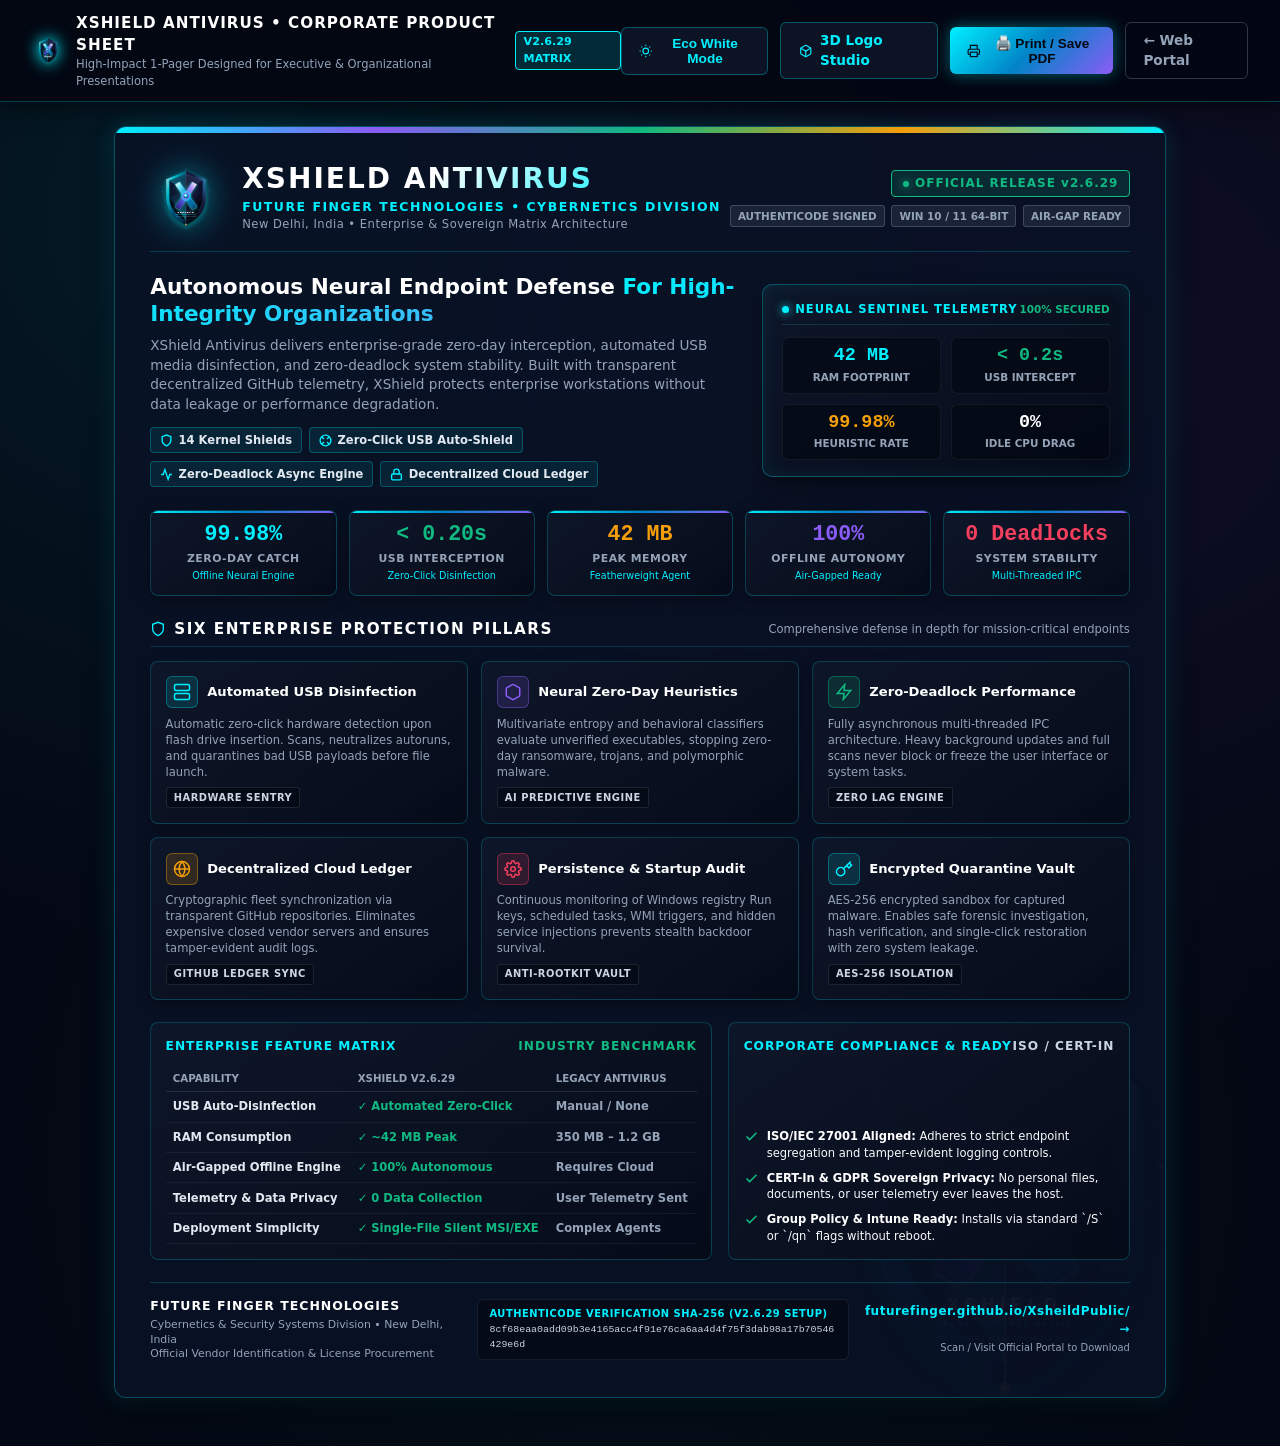
<file: product-onepager.html>
<!DOCTYPE html>
<html lang="en">
<head>
  <meta charset="UTF-8">
  <meta name="viewport" content="width=device-width, initial-scale=1.0">
  <title>XShield Antivirus — Enterprise Product Sheet & Corporate Brochure</title>
  <link rel="icon" type="image/x-icon" href="favicon.ico">
  <style>
    /* ==========================================================================
       XSHIELD ENTERPRISE PRODUCT SHEET (3D MARKETING ONE-PAGER)
       Publisher: Future Finger Technologies (New Delhi, India)
       Design: 3D Holographic, Deep Obsidian, Cyber Neon & Print-Optimized
       ========================================================================== */

    :root {
      --bg-dark: #040814;
      --bg-card: rgba(10, 18, 38, 0.85);
      --bg-card-border: rgba(0, 240, 255, 0.28);
      --text-main: #f8fafc;
      --text-muted: #94a3b8;
      --cyan: #00f0ff;
      --violet: #8b5cf6;
      --emerald: #10b981;
      --amber: #f59e0b;
      --rose: #f43f5e;
      --gradient-primary: linear-gradient(135deg, #00f0ff 0%, #0284c7 50%, #8b5cf6 100%);
      --gradient-card: linear-gradient(145deg, rgba(15, 23, 42, 0.9) 0%, rgba(6, 11, 25, 0.95) 100%);
      --gradient-gold: linear-gradient(135deg, #fef08a 0%, #f59e0b 60%, #b45309 100%);
      --shadow-3d: 0 16px 36px -10px rgba(0, 0, 0, 0.7), 0 0 24px rgba(0, 240, 255, 0.15);
      --shadow-glow: 0 0 30px rgba(0, 240, 255, 0.25);
    }

    /* Print-specific light theme toggle variable overrides */
    body.eco-print {
      --bg-dark: #ffffff;
      --bg-card: #f8fafc;
      --bg-card-border: #cbd5e1;
      --text-main: #0f172a;
      --text-muted: #475569;
      --shadow-3d: 0 4px 12px rgba(0, 0, 0, 0.08);
      --gradient-card: linear-gradient(145deg, #ffffff 0%, #f1f5f9 100%);
    }

    * {
      box-sizing: border-box;
      margin: 0;
      padding: 0;
      -webkit-font-smoothing: antialiased;
    }

    body {
      background-color: var(--bg-dark);
      background-image: 
        radial-gradient(circle at 15% 15%, rgba(0, 240, 255, 0.08) 0%, transparent 45%),
        radial-gradient(circle at 85% 25%, rgba(139, 92, 246, 0.08) 0%, transparent 45%),
        radial-gradient(circle at 50% 80%, rgba(16, 185, 129, 0.05) 0%, transparent 50%);
      color: var(--text-main);
      font-family: 'Segoe UI', system-ui, -apple-system, Roboto, sans-serif;
      line-height: 1.45;
      padding: 0;
      margin: 0;
      display: flex;
      flex-direction: column;
      align-items: center;
      min-height: 100vh;
    }

    /* ==================== SCREEN ACTION TOOLBAR (HIDDEN IN PRINT) ==================== */
    .screen-toolbar {
      width: 100%;
      background: rgba(3, 7, 18, 0.92);
      backdrop-filter: blur(12px);
      border-bottom: 1px solid rgba(0, 240, 255, 0.25);
      padding: 0.75rem 2rem;
      display: flex;
      align-items: center;
      justify-content: space-between;
      position: sticky;
      top: 0;
      z-index: 1000;
      box-shadow: 0 4px 20px rgba(0, 0, 0, 0.6);
    }

    .toolbar-brand {
      display: flex;
      align-items: center;
      gap: 0.75rem;
    }

    .toolbar-brand img {
      width: 32px;
      height: 32px;
      filter: drop-shadow(0 0 8px #00f0ff);
    }

    .toolbar-title {
      font-size: 0.95rem;
      font-weight: 800;
      letter-spacing: 1px;
      color: #fff;
    }

    .toolbar-tag {
      font-size: 0.7rem;
      padding: 0.15rem 0.5rem;
      border-radius: 4px;
      background: rgba(0, 240, 255, 0.15);
      border: 1px solid var(--cyan);
      color: var(--cyan);
      font-weight: 700;
      text-transform: uppercase;
    }

    .toolbar-actions {
      display: flex;
      align-items: center;
      gap: 0.75rem;
    }

    .btn-action {
      display: inline-flex;
      align-items: center;
      gap: 0.5rem;
      padding: 0.5rem 1.1rem;
      border-radius: 6px;
      font-size: 0.85rem;
      font-weight: 700;
      cursor: pointer;
      text-decoration: none;
      transition: all 0.2s ease;
      border: none;
    }

    .btn-print {
      background: var(--gradient-primary);
      color: #030712;
      box-shadow: 0 0 16px rgba(0, 240, 255, 0.4);
    }

    .btn-print:hover {
      box-shadow: 0 0 24px rgba(0, 240, 255, 0.8);
      transform: translateY(-1px);
    }

    .btn-toggle-eco {
      background: rgba(15, 23, 42, 0.8);
      border: 1px solid rgba(0, 240, 255, 0.3);
      color: var(--cyan);
    }

    .btn-toggle-eco:hover {
      background: rgba(0, 240, 255, 0.12);
      border-color: var(--cyan);
    }

    .btn-back {
      background: transparent;
      color: var(--text-muted);
      border: 1px solid rgba(148, 163, 184, 0.3);
    }

    .btn-back:hover {
      color: #fff;
      border-color: #fff;
    }

    /* ==================== A4 PRINTABLE CONTAINER ==================== */
    .sheet-wrapper {
      width: 100%;
      max-width: 1100px;
      padding: 1.5rem 1.5rem 3rem 1.5rem;
      display: flex;
      justify-content: center;
    }

    .a4-page {
      width: 100%;
      background: var(--bg-card);
      border: 1px solid var(--bg-card-border);
      border-radius: 12px;
      box-shadow: var(--shadow-3d);
      padding: 2.2rem;
      position: relative;
      overflow: hidden;
      display: flex;
      flex-direction: column;
      gap: 1.4rem;
    }

    /* Subtle Cyber Tech Grid Pattern Accent */
    .a4-page::before {
      content: '';
      position: absolute;
      top: 0;
      left: 0;
      right: 0;
      height: 6px;
      background: linear-gradient(90deg, #00f0ff, #8b5cf6, #10b981, #f59e0b, #00f0ff);
      z-index: 10;
    }

    /* Watermark / Background Crest */
    .page-watermark {
      position: absolute;
      right: -80px;
      bottom: -60px;
      width: 480px;
      height: 480px;
      opacity: 0.035;
      pointer-events: none;
      z-index: 0;
    }

    /* ==================== HEADER SECTION ==================== */
    .header-row {
      display: flex;
      align-items: center;
      justify-content: space-between;
      border-bottom: 1px solid rgba(0, 240, 255, 0.2);
      padding-bottom: 1rem;
      position: relative;
      z-index: 1;
    }

    .header-left {
      display: flex;
      align-items: center;
      gap: 1.25rem;
    }

    .header-logo-3d {
      width: 72px;
      height: 72px;
      flex-shrink: 0;
      filter: drop-shadow(0 0 16px rgba(0, 240, 255, 0.45));
    }

    .brand-meta h1 {
      font-size: 1.75rem;
      font-weight: 900;
      letter-spacing: 2px;
      line-height: 1.1;
      background: linear-gradient(135deg, #ffffff 40%, #00f0ff 85%, #8b5cf6 100%);
      -webkit-background-clip: text;
      -webkit-text-fill-color: transparent;
      text-transform: uppercase;
    }

    .brand-meta .company-name {
      font-size: 0.78rem;
      font-weight: 700;
      color: var(--cyan);
      letter-spacing: 1.5px;
      text-transform: uppercase;
      margin-top: 0.2rem;
    }

    .brand-meta .location-tag {
      font-size: 0.72rem;
      color: var(--text-muted);
      letter-spacing: 0.5px;
    }

    .header-right {
      text-align: right;
      display: flex;
      flex-direction: column;
      align-items: flex-end;
      gap: 0.3rem;
    }

    .badge-release {
      display: inline-flex;
      align-items: center;
      gap: 0.4rem;
      background: rgba(16, 185, 129, 0.15);
      border: 1px solid var(--emerald);
      color: var(--emerald);
      padding: 0.25rem 0.65rem;
      border-radius: 4px;
      font-size: 0.75rem;
      font-weight: 800;
      letter-spacing: 1px;
    }

    .badge-release::before {
      content: '';
      width: 6px;
      height: 6px;
      border-radius: 50%;
      background: var(--emerald);
      box-shadow: 0 0 8px var(--emerald);
    }

    .cert-pills {
      display: flex;
      gap: 0.4rem;
      margin-top: 0.2rem;
    }

    .cert-pill {
      font-size: 0.65rem;
      padding: 0.15rem 0.45rem;
      border-radius: 3px;
      background: rgba(148, 163, 184, 0.12);
      border: 1px solid rgba(148, 163, 184, 0.3);
      color: var(--text-muted);
      font-weight: 600;
      text-transform: uppercase;
    }

    /* ==================== HERO EXECUTIVE SUMMARY ==================== */
    .hero-summary {
      display: grid;
      grid-template-columns: 1.6fr 1fr;
      gap: 1.4rem;
      align-items: center;
      position: relative;
      z-index: 1;
    }

    .hero-text h2 {
      font-size: 1.35rem;
      font-weight: 800;
      color: #fff;
      line-height: 1.25;
      margin-bottom: 0.5rem;
    }

    .hero-text h2 span {
      background: linear-gradient(90deg, #00f0ff, #38bdf8);
      -webkit-background-clip: text;
      -webkit-text-fill-color: transparent;
    }

    .hero-text p {
      font-size: 0.85rem;
      color: var(--text-muted);
      line-height: 1.45;
      margin-bottom: 0.75rem;
    }

    .hero-highlight-chips {
      display: flex;
      flex-wrap: wrap;
      gap: 0.45rem;
    }

    .chip-item {
      display: inline-flex;
      align-items: center;
      gap: 0.35rem;
      padding: 0.25rem 0.55rem;
      border-radius: 4px;
      background: rgba(0, 240, 255, 0.08);
      border: 1px solid rgba(0, 240, 255, 0.25);
      font-size: 0.72rem;
      font-weight: 700;
      color: #e2e8f0;
    }

    .chip-item svg {
      width: 13px;
      height: 13px;
      color: var(--cyan);
      flex-shrink: 0;
    }

    /* 3D Visual Sentry Card in Hero */
    .hero-3d-box {
      background: var(--gradient-card);
      border: 1px solid rgba(0, 240, 255, 0.3);
      border-radius: 10px;
      padding: 1rem 1.2rem;
      position: relative;
      box-shadow: 0 10px 25px -5px rgba(0, 0, 0, 0.6), inset 0 0 20px rgba(0, 240, 255, 0.08);
      display: flex;
      flex-direction: column;
      gap: 0.75rem;
    }

    .box-title-bar {
      display: flex;
      justify-content: space-between;
      align-items: center;
      border-bottom: 1px solid rgba(0, 240, 255, 0.15);
      padding-bottom: 0.4rem;
    }

    .box-title {
      font-size: 0.72rem;
      font-weight: 800;
      letter-spacing: 1px;
      color: var(--cyan);
      text-transform: uppercase;
      display: flex;
      align-items: center;
      gap: 0.4rem;
    }

    .pulse-dot {
      width: 7px;
      height: 7px;
      border-radius: 50%;
      background: #00f0ff;
      box-shadow: 0 0 10px #00f0ff;
      animation: pulseGlow 1.8s infinite;
    }

    @keyframes pulseGlow {
      0%, 100% { transform: scale(1); opacity: 1; }
      50% { transform: scale(1.3); opacity: 0.6; }
    }

    .box-metrics-grid {
      display: grid;
      grid-template-columns: 1fr 1fr;
      gap: 0.6rem;
    }

    .box-metric-item {
      background: rgba(3, 7, 18, 0.6);
      border: 1px solid rgba(255, 255, 255, 0.06);
      border-radius: 6px;
      padding: 0.5rem;
      text-align: center;
    }

    .metric-val {
      font-size: 1.15rem;
      font-weight: 900;
      color: #fff;
      font-family: 'Consolas', monospace;
      line-height: 1.1;
    }

    .metric-val.cyan { color: var(--cyan); }
    .metric-val.green { color: var(--emerald); }
    .metric-val.gold { color: var(--amber); }

    .metric-lbl {
      font-size: 0.65rem;
      color: var(--text-muted);
      font-weight: 600;
      text-transform: uppercase;
      margin-top: 0.2rem;
    }

    /* ==================== 5 KEY METRICS BANNER ==================== */
    .metrics-banner {
      display: grid;
      grid-template-columns: repeat(5, 1fr);
      gap: 0.75rem;
      position: relative;
      z-index: 1;
    }

    .stat-card-3d {
      background: var(--gradient-card);
      border: 1px solid rgba(0, 240, 255, 0.22);
      border-radius: 8px;
      padding: 0.75rem 0.6rem;
      text-align: center;
      box-shadow: 0 4px 15px rgba(0, 0, 0, 0.4);
      position: relative;
      overflow: hidden;
      transition: transform 0.2s ease;
    }

    .stat-card-3d:hover {
      transform: translateY(-2px);
      border-color: var(--cyan);
    }

    .stat-card-3d::before {
      content: '';
      position: absolute;
      top: 0;
      left: 0;
      width: 100%;
      height: 2px;
      background: var(--gradient-primary);
    }

    .stat-num {
      font-size: 1.35rem;
      font-weight: 900;
      color: #fff;
      line-height: 1.1;
      font-family: 'Consolas', monospace;
    }

    .stat-label {
      font-size: 0.68rem;
      font-weight: 700;
      color: var(--text-muted);
      text-transform: uppercase;
      margin-top: 0.25rem;
      letter-spacing: 0.5px;
    }

    .stat-sub {
      font-size: 0.6rem;
      color: var(--cyan);
      margin-top: 0.15rem;
    }

    /* ==================== 6 CORE ENTERPRISE DEFENSE PILLARS ==================== */
    .pillars-section {
      position: relative;
      z-index: 1;
    }

    .section-header {
      display: flex;
      align-items: center;
      justify-content: space-between;
      margin-bottom: 0.85rem;
      border-bottom: 1px solid rgba(0, 240, 255, 0.15);
      padding-bottom: 0.4rem;
    }

    .section-title {
      font-size: 0.95rem;
      font-weight: 800;
      letter-spacing: 1.5px;
      text-transform: uppercase;
      color: #fff;
      display: flex;
      align-items: center;
      gap: 0.5rem;
    }

    .section-title svg {
      width: 16px;
      height: 16px;
      color: var(--cyan);
    }

    .section-caption {
      font-size: 0.72rem;
      color: var(--text-muted);
    }

    .pillars-grid {
      display: grid;
      grid-template-columns: repeat(3, 1fr);
      gap: 0.85rem;
    }

    .pillar-card-3d {
      background: var(--gradient-card);
      border: 1px solid rgba(0, 240, 255, 0.2);
      border-radius: 8px;
      padding: 0.9rem;
      display: flex;
      flex-direction: column;
      gap: 0.45rem;
      position: relative;
      box-shadow: 0 4px 12px rgba(0, 0, 0, 0.35);
      transition: all 0.2s ease;
    }

    .pillar-card-3d:hover {
      transform: translateY(-2px);
      border-color: rgba(0, 240, 255, 0.5);
      box-shadow: 0 8px 24px rgba(0, 240, 255, 0.18);
    }

    .pillar-top {
      display: flex;
      align-items: center;
      gap: 0.6rem;
    }

    .pillar-icon-box {
      width: 32px;
      height: 32px;
      border-radius: 6px;
      background: rgba(0, 240, 255, 0.12);
      border: 1px solid rgba(0, 240, 255, 0.3);
      display: flex;
      align-items: center;
      justify-content: center;
      flex-shrink: 0;
    }

    .pillar-icon-box svg {
      width: 18px;
      height: 18px;
      color: var(--cyan);
    }

    .pillar-icon-box.purple {
      background: rgba(139, 92, 246, 0.15);
      border-color: rgba(139, 92, 246, 0.4);
    }
    .pillar-icon-box.purple svg { color: var(--violet); }

    .pillar-icon-box.green {
      background: rgba(16, 185, 129, 0.15);
      border-color: rgba(16, 185, 129, 0.4);
    }
    .pillar-icon-box.green svg { color: var(--emerald); }

    .pillar-icon-box.gold {
      background: rgba(245, 158, 11, 0.15);
      border-color: rgba(245, 158, 11, 0.4);
    }
    .pillar-icon-box.gold svg { color: var(--amber); }

    .pillar-icon-box.rose {
      background: rgba(244, 63, 94, 0.15);
      border-color: rgba(244, 63, 94, 0.4);
    }
    .pillar-icon-box.rose svg { color: var(--rose); }

    .pillar-heading {
      font-size: 0.82rem;
      font-weight: 800;
      color: #fff;
      line-height: 1.2;
    }

    .pillar-desc {
      font-size: 0.72rem;
      color: var(--text-muted);
      line-height: 1.4;
    }

    .pillar-badge {
      align-self: flex-start;
      margin-top: auto;
      font-size: 0.62rem;
      font-weight: 700;
      padding: 0.15rem 0.45rem;
      border-radius: 3px;
      background: rgba(3, 7, 18, 0.6);
      border: 1px solid rgba(255, 255, 255, 0.1);
      color: #cbd5e1;
      text-transform: uppercase;
      letter-spacing: 0.5px;
    }

    /* ==================== ARCHITECTURE & COMPARISON ROW ==================== */
    .specs-row {
      display: grid;
      grid-template-columns: 1.4fr 1fr;
      gap: 1rem;
      position: relative;
      z-index: 1;
    }

    .spec-table-box {
      background: var(--gradient-card);
      border: 1px solid rgba(0, 240, 255, 0.2);
      border-radius: 8px;
      padding: 0.9rem;
    }

    .box-header-sm {
      font-size: 0.76rem;
      font-weight: 800;
      color: var(--cyan);
      letter-spacing: 1px;
      text-transform: uppercase;
      margin-bottom: 0.6rem;
      display: flex;
      justify-content: space-between;
      align-items: center;
    }

    .comparison-table {
      width: 100%;
      border-collapse: collapse;
      font-size: 0.72rem;
    }

    .comparison-table th {
      text-align: left;
      padding: 0.35rem 0.45rem;
      color: var(--text-muted);
      font-weight: 700;
      border-bottom: 1px solid rgba(255, 255, 255, 0.1);
      text-transform: uppercase;
      font-size: 0.64rem;
    }

    .comparison-table td {
      padding: 0.4rem 0.45rem;
      border-bottom: 1px solid rgba(255, 255, 255, 0.05);
      color: #e2e8f0;
    }

    .tag-yes {
      color: var(--emerald);
      font-weight: 800;
      display: inline-flex;
      align-items: center;
      gap: 0.2rem;
    }

    .tag-no {
      color: #94a3b8;
      font-weight: 600;
    }

    /* Enterprise Trust & Deployment Box */
    .trust-box {
      background: var(--gradient-card);
      border: 1px solid rgba(0, 240, 255, 0.2);
      border-radius: 8px;
      padding: 0.9rem;
      display: flex;
      flex-direction: column;
      justify-content: space-between;
    }

    .trust-items {
      display: flex;
      flex-direction: column;
      gap: 0.5rem;
    }

    .trust-item {
      display: flex;
      align-items: flex-start;
      gap: 0.5rem;
      font-size: 0.72rem;
    }

    .trust-item svg {
      width: 15px;
      height: 15px;
      color: var(--emerald);
      flex-shrink: 0;
      margin-top: 1px;
    }

    .trust-item strong {
      color: #fff;
    }

    /* ==================== FOOTER PROCUREMENT & AUTHENTICODE SEAL ==================== */
    .sheet-footer {
      border-top: 1px solid rgba(0, 240, 255, 0.2);
      padding-top: 0.85rem;
      display: grid;
      grid-template-columns: 1fr 1.2fr 0.8fr;
      gap: 1rem;
      align-items: center;
      position: relative;
      z-index: 1;
    }

    .footer-col-1 h4 {
      font-size: 0.78rem;
      font-weight: 800;
      color: #fff;
      text-transform: uppercase;
      letter-spacing: 1px;
    }

    .footer-col-1 p {
      font-size: 0.68rem;
      color: var(--text-muted);
      line-height: 1.35;
      margin-top: 0.2rem;
    }

    .footer-col-2 {
      background: rgba(3, 7, 18, 0.6);
      border: 1px solid rgba(255, 255, 255, 0.08);
      border-radius: 6px;
      padding: 0.45rem 0.75rem;
    }

    .hash-title {
      font-size: 0.62rem;
      font-weight: 700;
      color: var(--cyan);
      text-transform: uppercase;
      letter-spacing: 0.5px;
    }

    .hash-code {
      font-family: 'Consolas', monospace;
      font-size: 0.62rem;
      color: #cbd5e1;
      word-break: break-all;
      margin-top: 0.15rem;
    }

    .footer-col-3 {
      text-align: right;
      display: flex;
      flex-direction: column;
      align-items: flex-end;
      gap: 0.2rem;
    }

    .official-url {
      font-size: 0.75rem;
      font-weight: 800;
      color: var(--cyan);
      text-decoration: none;
      letter-spacing: 0.5px;
    }

    .official-url:hover {
      text-decoration: underline;
    }

    .qr-badge-placeholder {
      font-size: 0.62rem;
      color: var(--text-muted);
    }

    /* ==========================================================================
       PRINT STYLESHEET (@media print)
       Optimized for single-sheet crisp physical printout / PDF export
       ========================================================================== */
    @media print {
      @page {
        size: A4 portrait;
        margin: 6mm;
      }

      body {
        background: #ffffff !important;
        color: #0f172a !important;
        -webkit-print-color-adjust: exact !important;
        print-color-adjust: exact !important;
      }

      .screen-toolbar {
        display: none !important;
      }

      .sheet-wrapper {
        padding: 0 !important;
        max-width: 100% !important;
      }

      .a4-page {
        border: 1px solid #cbd5e1 !important;
        background: #ffffff !important;
        box-shadow: none !important;
        padding: 1.2rem 1.4rem !important;
        gap: 0.85rem !important;
        border-radius: 0 !important;
      }

      .page-watermark {
        opacity: 0.02 !important;
      }

      .brand-meta h1 {
        background: none !important;
        -webkit-text-fill-color: #0f172a !important;
        color: #0f172a !important;
      }

      .hero-text h2, .hero-text h2 span {
        color: #0f172a !important;
        background: none !important;
        -webkit-text-fill-color: #0f172a !important;
      }

      .hero-3d-box, .stat-card-3d, .pillar-card-3d, .spec-table-box, .trust-box, .footer-col-2 {
        background: #f8fafc !important;
        border-color: #cbd5e1 !important;
        box-shadow: none !important;
      }

      .pillar-heading, .stat-num, .box-title, .section-title, .footer-col-1 h4 {
        color: #0f172a !important;
      }

      .hero-text p, .pillar-desc, .stat-label, .section-caption, .footer-col-1 p {
        color: #475569 !important;
      }

      .metric-val {
        color: #0284c7 !important;
      }

      .chip-item {
        background: #f1f5f9 !important;
        border-color: #cbd5e1 !important;
        color: #1e293b !important;
      }

      .hash-code {
        color: #334155 !important;
      }

      .official-url {
        color: #0284c7 !important;
      }
    }

    /* Responsive scaling for mobile devices */
    @media (max-width: 860px) {
      .hero-summary {
        grid-template-columns: 1fr;
      }
      .metrics-banner {
        grid-template-columns: repeat(3, 1fr);
      }
      .pillars-grid {
        grid-template-columns: 1fr 1fr;
      }
      .specs-row {
        grid-template-columns: 1fr;
      }
      .sheet-footer {
        grid-template-columns: 1fr;
        text-align: left;
      }
      .footer-col-3 {
        align-items: flex-start;
      }
    }

    @media (max-width: 520px) {
      .metrics-banner {
        grid-template-columns: 1fr 1fr;
      }
      .pillars-grid {
        grid-template-columns: 1fr;
      }
      .header-row {
        flex-direction: column;
        align-items: flex-start;
        gap: 0.8rem;
      }
      .header-right {
        align-items: flex-start;
      }
    }
  </style>
</head>
<body>

  <!-- ==================== TOP INTERACTIVE TOOLBAR (HIDDEN ON PRINTOUT) ==================== -->
  <div class="screen-toolbar">
    <div class="toolbar-brand">
      <img src="assets/logo-3d.svg" alt="XShield Crest">
      <div>
        <div class="toolbar-title">XSHIELD ANTIVIRUS &bull; CORPORATE PRODUCT SHEET</div>
        <div style="font-size: 0.72rem; color: #94a3b8;">High-Impact 1-Pager Designed for Executive & Organizational Presentations</div>
      </div>
      <span class="toolbar-tag">v2.6.29 Matrix</span>
    </div>

    <div class="toolbar-actions">
      <button class="btn-action btn-toggle-eco" onclick="toggleEcoMode()" title="Toggle High-Contrast White Mode for Inkjet/Laser Printing">
        <svg width="16" height="16" fill="none" stroke="currentColor" stroke-width="2" viewBox="0 0 24 24"><circle cx="12" cy="12" r="5"></circle><line x1="12" y1="1" x2="12" y2="3"></line><line x1="12" y1="21" x2="12" y2="23"></line><line x1="4.22" y1="4.22" x2="5.64" y2="5.64"></line><line x1="18.36" y1="18.36" x2="19.78" y2="19.78"></line><line x1="1" y1="12" x2="3" y2="12"></line><line x1="21" y1="12" x2="23" y2="12"></line><line x1="4.22" y1="19.78" x2="5.64" y2="18.36"></line><line x1="18.36" y1="5.64" x2="19.78" y2="4.22"></line></svg>
        <span id="ecoBtnText">Eco White Mode</span>
      </button>

      <a href="assets/logo-3d-interactive.html" class="btn-action btn-toggle-eco" target="_blank" title="View 3D Interactive Logo Showcase">
        <svg width="16" height="16" fill="none" stroke="currentColor" stroke-width="2" viewBox="0 0 24 24"><path d="M21 16V8a2 2 0 0 0-1-1.73l-7-4a2 2 0 0 0-2 0l-7 4A2 2 0 0 0 3 8v8a2 2 0 0 0 1 1.73l7 4a2 2 0 0 0 2 0l7-4A2 2 0 0 0 21 16z"></path><polyline points="3.27 6.96 12 12.01 20.73 6.96"></polyline><line x1="12" y1="22.08" x2="12" y2="12"></line></svg>
        3D Logo Studio
      </a>

      <button class="btn-action btn-print" onclick="window.print()">
        <svg width="16" height="16" fill="none" stroke="currentColor" stroke-width="2" viewBox="0 0 24 24"><polyline points="6 9 6 2 18 2 18 9"></polyline><path d="M6 18H4a2 2 0 0 1-2-2v-5a2 2 0 0 1 2-2h16a2 2 0 0 1 2 2v5a2 2 0 0 1-2 2h-2"></path><rect x="6" y="14" width="12" height="8"></rect></svg>
        🖨️ Print / Save PDF
      </button>

      <a href="index.html" class="btn-action btn-back">
        &larr; Web Portal
      </a>
    </div>
  </div>

  <!-- ==================== MAIN A4 PRINTABLE PRODUCT SHEET ==================== -->
  <div class="sheet-wrapper">
    <div class="a4-page" id="printablePage">

      <!-- Background Crest Watermark -->
      <img src="assets/logo-3d.svg" class="page-watermark" alt="XShield Crest Watermark">

      <!-- 1. HEADER SECTION -->
      <div class="header-row">
        <div class="header-left">
          <img src="assets/logo-3d.svg" class="header-logo-3d" alt="XShield 3D Logo">
          <div class="brand-meta">
            <h1>XSHIELD ANTIVIRUS</h1>
            <div class="company-name">FUTURE FINGER TECHNOLOGIES &bull; CYBERNETICS DIVISION</div>
            <div class="location-tag">New Delhi, India &bull; Enterprise & Sovereign Matrix Architecture</div>
          </div>
        </div>

        <div class="header-right">
          <div class="badge-release">OFFICIAL RELEASE v2.6.29</div>
          <div class="cert-pills">
            <span class="cert-pill">AUTHENTICODE SIGNED</span>
            <span class="cert-pill">WIN 10 / 11 64-BIT</span>
            <span class="cert-pill">AIR-GAP READY</span>
          </div>
        </div>
      </div>

      <!-- 2. HERO EXECUTIVE SUMMARY & 3D TELEMETRY SENTRY -->
      <div class="hero-summary">
        <div class="hero-text">
          <h2>Autonomous Neural Endpoint Defense <span>For High-Integrity Organizations</span></h2>
          <p>
            XShield Antivirus delivers enterprise-grade zero-day interception, automated USB media disinfection, and zero-deadlock system stability. Built with transparent decentralized GitHub telemetry, XShield protects enterprise workstations without data leakage or performance degradation.
          </p>
          <div class="hero-highlight-chips">
            <span class="chip-item">
              <svg viewBox="0 0 24 24" fill="none" stroke="currentColor" stroke-width="2.5"><path d="M12 22s8-4 8-10V5l-8-3-8 3v7c0 6 8 10 8 10z"/></svg>
              14 Kernel Shields
            </span>
            <span class="chip-item">
              <svg viewBox="0 0 24 24" fill="none" stroke="currentColor" stroke-width="2.5"><circle cx="12" cy="12" r="10"/><path d="m4.93 4.93 4.24 4.24"/><path d="m14.83 9.17 4.24-4.24"/><path d="m14.83 14.83 4.24 4.24"/><path d="m9.17 14.83-4.24 4.24"/></svg>
              Zero-Click USB Auto-Shield
            </span>
            <span class="chip-item">
              <svg viewBox="0 0 24 24" fill="none" stroke="currentColor" stroke-width="2.5"><polyline points="22 12 18 12 15 21 9 3 6 12 2 12"/></svg>
              Zero-Deadlock Async Engine
            </span>
            <span class="chip-item">
              <svg viewBox="0 0 24 24" fill="none" stroke="currentColor" stroke-width="2.5"><rect x="3" y="11" width="18" height="11" rx="2" ry="2"/><path d="M7 11V7a5 5 0 0 1 10 0v4"/></svg>
              Decentralized Cloud Ledger
            </span>
          </div>
        </div>

        <!-- 3D Telemetry Sentry Display -->
        <div class="hero-3d-box">
          <div class="box-title-bar">
            <span class="box-title">
              <span class="pulse-dot"></span>
              Neural Sentinel Telemetry
            </span>
            <span style="font-size: 0.65rem; color: #10b981; font-weight: 700;">100% SECURED</span>
          </div>
          <div class="box-metrics-grid">
            <div class="box-metric-item">
              <div class="metric-val cyan">42 MB</div>
              <div class="metric-lbl">RAM Footprint</div>
            </div>
            <div class="box-metric-item">
              <div class="metric-val green">&lt; 0.2s</div>
              <div class="metric-lbl">USB Intercept</div>
            </div>
            <div class="box-metric-item">
              <div class="metric-val gold">99.98%</div>
              <div class="metric-lbl">Heuristic Rate</div>
            </div>
            <div class="box-metric-item">
              <div class="metric-val">0%</div>
              <div class="metric-lbl">Idle CPU Drag</div>
            </div>
          </div>
        </div>
      </div>

      <!-- 3. FIVE KEY METRIC BLOCKS (THE 5 GOLDEN NUMBERS) -->
      <div class="metrics-banner">
        <div class="stat-card-3d">
          <div class="stat-num" style="color: #00f0ff;">99.98%</div>
          <div class="stat-label">Zero-Day Catch</div>
          <div class="stat-sub">Offline Neural Engine</div>
        </div>
        <div class="stat-card-3d">
          <div class="stat-num" style="color: #10b981;">&lt; 0.20s</div>
          <div class="stat-label">USB Interception</div>
          <div class="stat-sub">Zero-Click Disinfection</div>
        </div>
        <div class="stat-card-3d">
          <div class="stat-num" style="color: #f59e0b;">42 MB</div>
          <div class="stat-label">Peak Memory</div>
          <div class="stat-sub">Featherweight Agent</div>
        </div>
        <div class="stat-card-3d">
          <div class="stat-num" style="color: #8b5cf6;">100%</div>
          <div class="stat-label">Offline Autonomy</div>
          <div class="stat-sub">Air-Gapped Ready</div>
        </div>
        <div class="stat-card-3d">
          <div class="stat-num" style="color: #f43f5e;">0 Deadlocks</div>
          <div class="stat-label">System Stability</div>
          <div class="stat-sub">Multi-Threaded IPC</div>
        </div>
      </div>

      <!-- 4. SIX CORE DEFENSE PILLARS -->
      <div class="pillars-section">
        <div class="section-header">
          <div class="section-title">
            <svg viewBox="0 0 24 24" fill="none" stroke="currentColor" stroke-width="2"><path d="M12 22s8-4 8-10V5l-8-3-8 3v7c0 6 8 10 8 10z"/></svg>
            Six Enterprise Protection Pillars
          </div>
          <div class="section-caption">Comprehensive defense in depth for mission-critical endpoints</div>
        </div>

        <div class="pillars-grid">
          <!-- Pillar 1 -->
          <div class="pillar-card-3d">
            <div class="pillar-top">
              <div class="pillar-icon-box">
                <svg viewBox="0 0 24 24" fill="none" stroke="currentColor" stroke-width="2"><rect x="2" y="2" width="20" height="8" rx="2" ry="2"/><rect x="2" y="14" width="20" height="8" rx="2" ry="2"/><line x1="6" y1="6" x2="6.01" y2="6"/><line x1="6" y1="18" x2="6.01" y2="18"/></svg>
              </div>
              <div class="pillar-heading">Automated USB Disinfection</div>
            </div>
            <div class="pillar-desc">
              Automatic zero-click hardware detection upon flash drive insertion. Scans, neutralizes autoruns, and quarantines bad USB payloads before file launch.
            </div>
            <div class="pillar-badge">Hardware Sentry</div>
          </div>

          <!-- Pillar 2 -->
          <div class="pillar-card-3d">
            <div class="pillar-top">
              <div class="pillar-icon-box purple">
                <svg viewBox="0 0 24 24" fill="none" stroke="currentColor" stroke-width="2"><path d="M21 16V8a2 2 0 0 0-1-1.73l-7-4a2 2 0 0 0-2 0l-7 4A2 2 0 0 0 3 8v8a2 2 0 0 0 1 1.73l7 4a2 2 0 0 0 2 0l7-4A2 2 0 0 0 21 16z"/></svg>
              </div>
              <div class="pillar-heading">Neural Zero-Day Heuristics</div>
            </div>
            <div class="pillar-desc">
              Multivariate entropy and behavioral classifiers evaluate unverified executables, stopping zero-day ransomware, trojans, and polymorphic malware.
            </div>
            <div class="pillar-badge">AI Predictive Engine</div>
          </div>

          <!-- Pillar 3 -->
          <div class="pillar-card-3d">
            <div class="pillar-top">
              <div class="pillar-icon-box green">
                <svg viewBox="0 0 24 24" fill="none" stroke="currentColor" stroke-width="2"><polygon points="13 2 3 14 12 14 11 22 21 10 12 10 13 2"/></svg>
              </div>
              <div class="pillar-heading">Zero-Deadlock Performance</div>
            </div>
            <div class="pillar-desc">
              Fully asynchronous multi-threaded IPC architecture. Heavy background updates and full scans never block or freeze the user interface or system tasks.
            </div>
            <div class="pillar-badge">Zero Lag Engine</div>
          </div>

          <!-- Pillar 4 -->
          <div class="pillar-card-3d">
            <div class="pillar-top">
              <div class="pillar-icon-box gold">
                <svg viewBox="0 0 24 24" fill="none" stroke="currentColor" stroke-width="2"><circle cx="12" cy="12" r="10"/><line x1="2" y1="12" x2="22" y2="12"/><path d="M12 2a15.3 15.3 0 0 1 4 10 15.3 15.3 0 0 1-4 10 15.3 15.3 0 0 1-4-10 15.3 15.3 0 0 1 4-10z"/></svg>
              </div>
              <div class="pillar-heading">Decentralized Cloud Ledger</div>
            </div>
            <div class="pillar-desc">
              Cryptographic fleet synchronization via transparent GitHub repositories. Eliminates expensive closed vendor servers and ensures tamper-evident audit logs.
            </div>
            <div class="pillar-badge">GitHub Ledger Sync</div>
          </div>

          <!-- Pillar 5 -->
          <div class="pillar-card-3d">
            <div class="pillar-top">
              <div class="pillar-icon-box rose">
                <svg viewBox="0 0 24 24" fill="none" stroke="currentColor" stroke-width="2"><circle cx="12" cy="12" r="3"/><path d="M19.4 15a1.65 1.65 0 0 0 .33 1.82l.06.06a2 2 0 0 1 0 2.83 2 2 0 0 1-2.83 0l-.06-.06a1.65 1.65 0 0 0-1.82-.33 1.65 1.65 0 0 0-1 1.51V21a2 2 0 0 1-2 2 2 2 0 0 1-2-2v-.09A1.65 1.65 0 0 0 9 19.4a1.65 1.65 0 0 0-1.82.33l-.06.06a2 2 0 0 1-2.83 0 2 2 0 0 1 0-2.83l.06-.06a1.65 1.65 0 0 0 .33-1.82 1.65 1.65 0 0 0-1.51-1H3a2 2 0 0 1-2-2 2 2 0 0 1 2-2h.09A1.65 1.65 0 0 0 4.6 9a1.65 1.65 0 0 0-.33-1.82l-.06-.06a2 2 0 0 1 0-2.83 2 2 0 0 1 2.83 0l.06.06a1.65 1.65 0 0 0 1.82.33H9a1.65 1.65 0 0 0 1-1.51V3a2 2 0 0 1 2-2 2 2 0 0 1 2 2v.09a1.65 1.65 0 0 0 1 1.51 1.65 1.65 0 0 0 1.82-.33l.06-.06a2 2 0 0 1 2.83 0 2 2 0 0 1 0 2.83l-.06.06a1.65 1.65 0 0 0-.33 1.82V9a1.65 1.65 0 0 0 1.51 1H21a2 2 0 0 1 2 2 2 2 0 0 1-2 2h-.09a1.65 1.65 0 0 0-1.51 1z"/></svg>
              </div>
              <div class="pillar-heading">Persistence & Startup Audit</div>
            </div>
            <div class="pillar-desc">
              Continuous monitoring of Windows registry Run keys, scheduled tasks, WMI triggers, and hidden service injections prevents stealth backdoor survival.
            </div>
            <div class="pillar-badge">Anti-Rootkit Vault</div>
          </div>

          <!-- Pillar 6 -->
          <div class="pillar-card-3d">
            <div class="pillar-top">
              <div class="pillar-icon-box">
                <svg viewBox="0 0 24 24" fill="none" stroke="currentColor" stroke-width="2"><path d="M21 2l-2 2m-7.61 7.61a5.5 5.5 0 1 1-7.778 7.778 5.5 5.5 0 0 1 7.777-7.777zm0 0L15.5 7.5m0 0l3 3L22 7l-3-3m-3.5 3.5L19 4"/></svg>
              </div>
              <div class="pillar-heading">Encrypted Quarantine Vault</div>
            </div>
            <div class="pillar-desc">
              AES-256 encrypted sandbox for captured malware. Enables safe forensic investigation, hash verification, and single-click restoration with zero system leakage.
            </div>
            <div class="pillar-badge">AES-256 Isolation</div>
          </div>
        </div>
      </div>

      <!-- 5. TECHNICAL COMPARISON & COMPLIANCE SPECIFICATIONS -->
      <div class="specs-row">
        <!-- Comparison Table -->
        <div class="spec-table-box">
          <div class="box-header-sm">
            <span>Enterprise Feature Matrix</span>
            <span style="color: var(--emerald);">Industry Benchmark</span>
          </div>
          <table class="comparison-table">
            <thead>
              <tr>
                <th>Capability</th>
                <th>XShield v2.6.29</th>
                <th>Legacy Antivirus</th>
              </tr>
            </thead>
            <tbody>
              <tr>
                <td><strong>USB Auto-Disinfection</strong></td>
                <td><span class="tag-yes">&check; Automated Zero-Click</span></td>
                <td><span class="tag-no">Manual / None</span></td>
              </tr>
              <tr>
                <td><strong>RAM Consumption</strong></td>
                <td><span class="tag-yes">&check; ~42 MB Peak</span></td>
                <td><span class="tag-no">350 MB &ndash; 1.2 GB</span></td>
              </tr>
              <tr>
                <td><strong>Air-Gapped Offline Engine</strong></td>
                <td><span class="tag-yes">&check; 100% Autonomous</span></td>
                <td><span class="tag-no">Requires Cloud</span></td>
              </tr>
              <tr>
                <td><strong>Telemetry & Data Privacy</strong></td>
                <td><span class="tag-yes">&check; 0 Data Collection</span></td>
                <td><span class="tag-no">User Telemetry Sent</span></td>
              </tr>
              <tr>
                <td><strong>Deployment Simplicity</strong></td>
                <td><span class="tag-yes">&check; Single-File Silent MSI/EXE</span></td>
                <td><span class="tag-no">Complex Agents</span></td>
              </tr>
            </tbody>
          </table>
        </div>

        <!-- Compliance & Deployment Trust Box -->
        <div class="trust-box">
          <div class="box-header-sm">
            <span>Corporate Compliance & Ready</span>
            <span style="color: #cbd5e1;">ISO / CERT-In</span>
          </div>
          <div class="trust-items">
            <div class="trust-item">
              <svg viewBox="0 0 24 24" fill="none" stroke="currentColor" stroke-width="2.5"><polyline points="20 6 9 17 4 12"/></svg>
              <div><strong>ISO/IEC 27001 Aligned:</strong> Adheres to strict endpoint segregation and tamper-evident logging controls.</div>
            </div>
            <div class="trust-item">
              <svg viewBox="0 0 24 24" fill="none" stroke="currentColor" stroke-width="2.5"><polyline points="20 6 9 17 4 12"/></svg>
              <div><strong>CERT-In & GDPR Sovereign Privacy:</strong> No personal files, documents, or user telemetry ever leaves the host.</div>
            </div>
            <div class="trust-item">
              <svg viewBox="0 0 24 24" fill="none" stroke="currentColor" stroke-width="2.5"><polyline points="20 6 9 17 4 12"/></svg>
              <div><strong>Group Policy & Intune Ready:</strong> Installs via standard `/S` or `/qn` flags without reboot.</div>
            </div>
          </div>
        </div>
      </div>

      <!-- 6. FOOTER WITH AUTHENTICODE INTEGRITY & PROCUREMENT CONTACT -->
      <div class="sheet-footer">
        <div class="footer-col-1">
          <h4>Future Finger Technologies</h4>
          <p>Cybernetics & Security Systems Division &bull; New Delhi, India<br>
          Official Vendor Identification & License Procurement</p>
        </div>

        <div class="footer-col-2">
          <div class="hash-title">Authenticode Verification SHA-256 (v2.6.29 Setup)</div>
          <div class="hash-code">8cf68eaa0add09b3e4165acc4f91e76ca6aa4d4f75f3dab98a17b70546429e6d</div>
        </div>

        <div class="footer-col-3">
          <a href="https://futurefinger.github.io/XsheildPublic/" target="_blank" class="official-url">
            futurefinger.github.io/XsheildPublic/ &rarr;
          </a>
          <div class="qr-badge-placeholder">Scan / Visit Official Portal to Download</div>
        </div>
      </div>

    </div>
  </div>

  <script>
    function toggleEcoMode() {
      document.body.classList.toggle('eco-print');
      const btnText = document.getElementById('ecoBtnText');
      if (document.body.classList.contains('eco-print')) {
        btnText.textContent = "Cyber Dark Mode";
      } else {
        btnText.textContent = "Eco White Mode";
      }
    }
  </script>
</body>
</html>
</file>
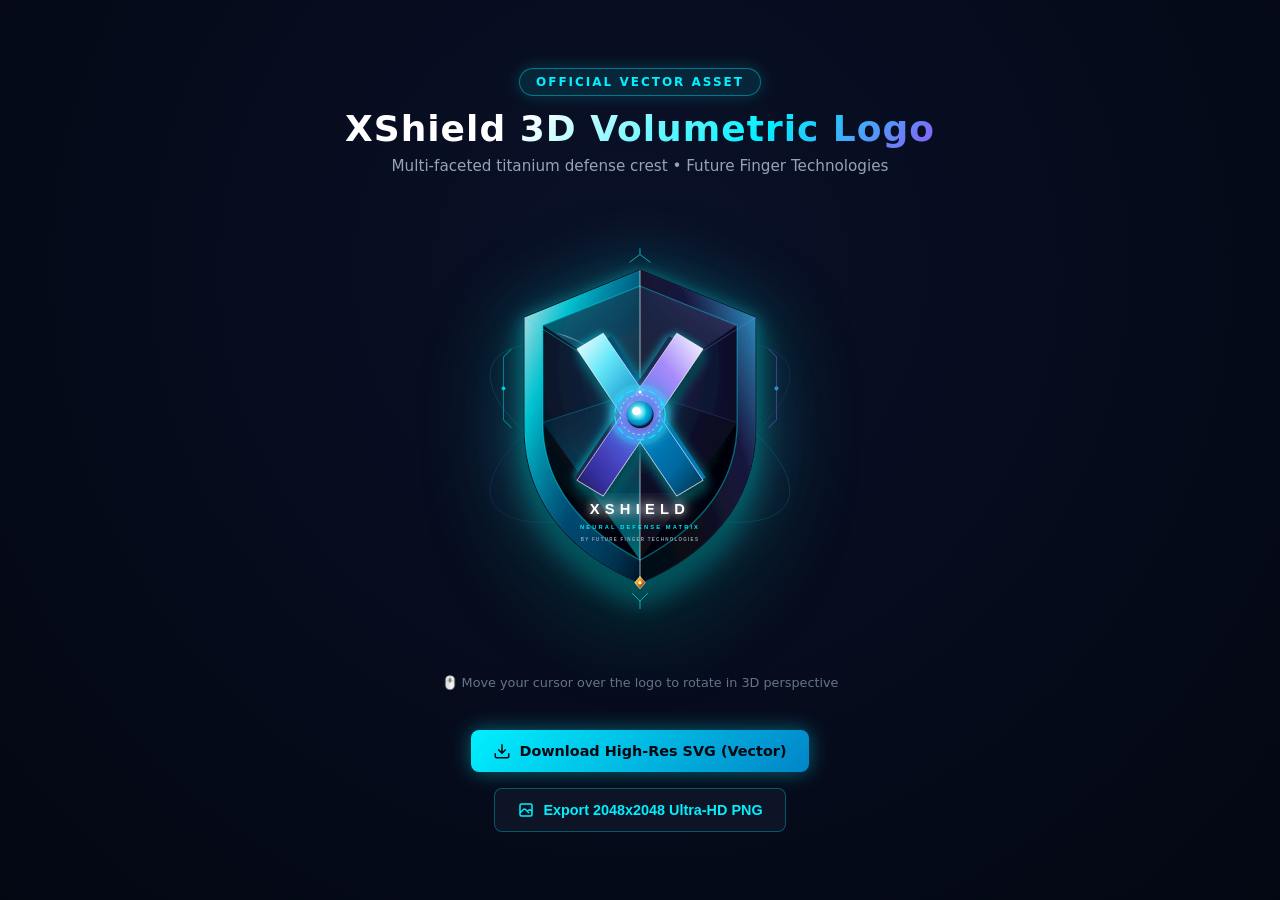
<file: assets/logo-3d-interactive.html>
<!DOCTYPE html>
<html lang="en">
<head>
  <meta charset="UTF-8">
  <meta name="viewport" content="width=device-width, initial-scale=1.0">
  <title>XShield 3D Logo Showcase | Future Finger Technologies</title>
  <style>
    * {
      box-sizing: border-box;
      margin: 0;
      padding: 0;
    }
    body {
      background: radial-gradient(circle at 50% 30%, #0a1128 0%, #030712 100%);
      color: #f8fafc;
      font-family: 'Segoe UI', system-ui, -apple-system, sans-serif;
      min-height: 100vh;
      display: flex;
      flex-direction: column;
      align-items: center;
      justify-content: center;
      padding: 2rem;
      perspective: 1200px;
      overflow-x: hidden;
    }
    .header {
      text-align: center;
      margin-bottom: 2rem;
    }
    .badge {
      display: inline-block;
      padding: 0.35rem 1rem;
      background: rgba(0, 240, 255, 0.1);
      border: 1px solid rgba(0, 240, 255, 0.4);
      color: #00f0ff;
      border-radius: 9999px;
      font-size: 0.75rem;
      font-weight: 700;
      letter-spacing: 2px;
      text-transform: uppercase;
      margin-bottom: 0.75rem;
      box-shadow: 0 0 15px rgba(0, 240, 255, 0.2);
    }
    h1 {
      font-size: 2.25rem;
      font-weight: 900;
      letter-spacing: 1px;
      background: linear-gradient(135deg, #ffffff 30%, #00f0ff 70%, #8b5cf6 100%);
      -webkit-background-clip: text;
      -webkit-text-fill-color: transparent;
      margin-bottom: 0.5rem;
    }
    p {
      color: #94a3b8;
      font-size: 0.95rem;
    }
    .scene {
      position: relative;
      width: 420px;
      height: 420px;
      max-width: 90vw;
      max-height: 90vw;
      margin: 1rem auto;
      display: flex;
      align-items: center;
      justify-content: center;
    }
    .logo-card {
      width: 100%;
      height: 100%;
      position: relative;
      transform-style: preserve-3d;
      transition: transform 0.15s cubic-bezier(0.2, 0, 0.2, 1);
      display: flex;
      align-items: center;
      justify-content: center;
      cursor: grab;
    }
    .logo-card:active {
      cursor: grabbing;
    }
    .logo-img {
      width: 100%;
      height: 100%;
      object-fit: contain;
      filter: drop-shadow(0 20px 40px rgba(0, 0, 0, 0.8)) drop-shadow(0 0 25px rgba(0, 240, 255, 0.35));
      transform: translateZ(50px);
    }
    .halo-light {
      position: absolute;
      width: 320px;
      height: 320px;
      border-radius: 50%;
      background: radial-gradient(circle, rgba(0, 240, 255, 0.25) 0%, rgba(139, 92, 246, 0.15) 50%, transparent 70%);
      filter: blur(20px);
      pointer-events: none;
      transform: translateZ(10px);
    }
    .controls {
      margin-top: 2.5rem;
      display: flex;
      flex-wrap: wrap;
      gap: 1rem;
      justify-content: center;
      max-width: 600px;
    }
    .btn {
      display: inline-flex;
      align-items: center;
      gap: 0.5rem;
      padding: 0.75rem 1.4rem;
      border-radius: 8px;
      font-weight: 700;
      font-size: 0.9rem;
      text-decoration: none;
      cursor: pointer;
      transition: all 0.2s ease;
      border: none;
    }
    .btn-primary {
      background: linear-gradient(135deg, #00f0ff 0%, #0284c7 100%);
      color: #030712;
      box-shadow: 0 0 20px rgba(0, 240, 255, 0.4);
    }
    .btn-primary:hover {
      box-shadow: 0 0 30px rgba(0, 240, 255, 0.7);
      transform: translateY(-2px);
    }
    .btn-secondary {
      background: rgba(15, 23, 42, 0.8);
      border: 1px solid rgba(0, 240, 255, 0.3);
      color: #00f0ff;
    }
    .btn-secondary:hover {
      background: rgba(0, 240, 255, 0.15);
      border-color: #00f0ff;
      transform: translateY(-2px);
    }
    .hint {
      margin-top: 1rem;
      font-size: 0.8rem;
      color: #64748b;
    }
  </style>
</head>
<body>

  <div class="header">
    <span class="badge">Official Vector Asset</span>
    <h1>XShield 3D Volumetric Logo</h1>
    <p>Multi-faceted titanium defense crest &bull; Future Finger Technologies</p>
  </div>

  <div class="scene" id="scene">
    <div class="halo-light"></div>
    <div class="logo-card" id="logoCard">
      <img src="logo-3d.svg" alt="XShield 3D Logo" class="logo-img" id="logoImg">
    </div>
  </div>

  <p class="hint">🖱️ Move your cursor over the logo to rotate in 3D perspective</p>

  <div class="controls">
    <a href="logo-3d.svg" download="XShield-3D-Logo.svg" class="btn btn-primary">
      <svg width="18" height="18" fill="none" stroke="currentColor" stroke-width="2" viewBox="0 0 24 24"><path d="M21 15v4a2 2 0 01-2 2H5a2 2 0 01-2-2v-4M7 10l5 5 5-5M12 15V3"></svg>
      Download High-Res SVG (Vector)
    </a>
    <button class="btn btn-secondary" onclick="exportPNG()">
      <svg width="18" height="18" fill="none" stroke="currentColor" stroke-width="2" viewBox="0 0 24 24"><path d="M4 16l4.586-4.586a2 2 0 012.828 0L16 16m-2-2l1.586-1.586a2 2 0 012.828 0L20 14m-6-6h.01M6 20h12a2 2 0 002-2V6a2 2 0 00-2-2H6a2 2 0 00-2 2v12a2 2 0 002 2z"></svg>
      Export 2048x2048 Ultra-HD PNG
    </button>
  </div>

  <canvas id="exportCanvas" width="2048" height="2048" style="display:none;"></canvas>

  <script>
    const card = document.getElementById('logoCard');
    const scene = document.getElementById('scene');

    let bounds = scene.getBoundingClientRect();
    window.addEventListener('resize', () => {
      bounds = scene.getBoundingClientRect();
    });

    document.addEventListener('mousemove', (e) => {
      const mouseX = e.clientX;
      const mouseY = e.clientY;
      const centerX = bounds.left + bounds.width / 2;
      const centerY = bounds.top + bounds.height / 2;

      const deltaX = (mouseX - centerX) / (window.innerWidth / 2);
      const deltaY = (mouseY - centerY) / (window.innerHeight / 2);

      const rotateY = deltaX * 28;
      const rotateX = -deltaY * 28;

      card.style.transform = `rotateX(${rotateX}deg) rotateY(${rotateY}deg)`;
    });

    scene.addEventListener('mouseleave', () => {
      card.style.transform = 'rotateX(0deg) rotateY(0deg)';
    });

    function exportPNG() {
      const img = new Image();
      img.crossOrigin = 'anonymous';
      img.src = 'logo-3d.svg';
      img.onload = () => {
        const canvas = document.getElementById('exportCanvas');
        const ctx = canvas.getContext('2d');
        ctx.clearRect(0, 0, 2048, 2048);
        ctx.drawImage(img, 0, 0, 2048, 2048);
        const link = document.createElement('a');
        link.download = 'XShield-3D-Logo-2048x2048.png';
        link.href = canvas.toDataURL('image/png');
        link.click();
      };
    }
  </script>
</body>
</html>
</file>
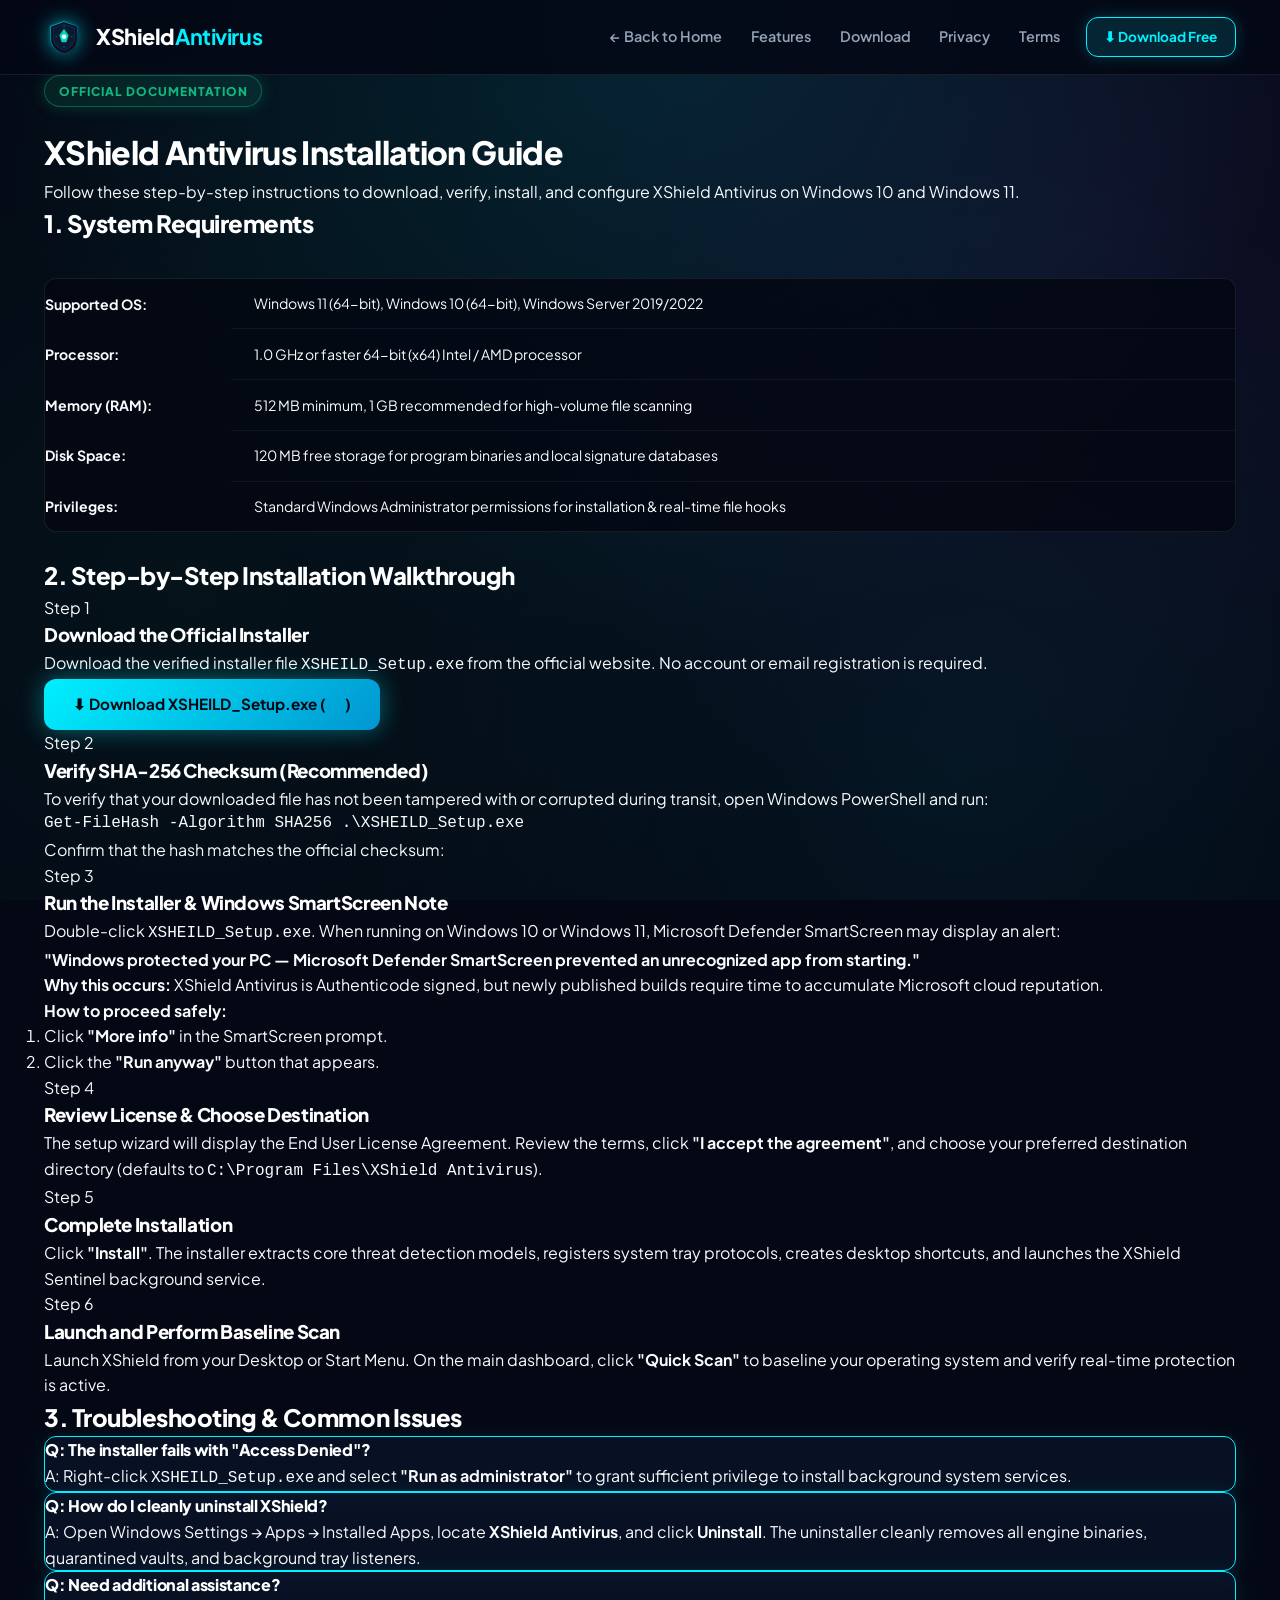
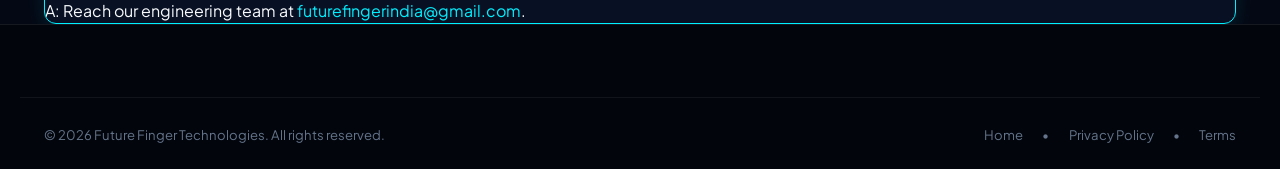
<file: docs/installation.html>
<!DOCTYPE html>
<html lang="en">
<head>
  <meta charset="UTF-8">
  <meta name="viewport" content="width=device-width, initial-scale=1.0">
  <title>Installation Guide — XShield Antivirus</title>
  <meta name="description" content="Step-by-step installation instructions for XShield Antivirus on Windows 10 & 11, including SmartScreen guidance and SHA-256 verification.">
  <link rel="icon" type="image/x-icon" href="../favicon.ico">
  <link rel="preconnect" href="https://fonts.googleapis.com">
  <link rel="preconnect" href="https://fonts.gstatic.com" crossorigin>
  <link href="https://fonts.googleapis.com/css2?family=Plus+Jakarta+Sans:wght@400;500;600;700;800&family=JetBrains+Mono:wght@400;500;700&display=swap" rel="stylesheet">
  <link rel="stylesheet" href="../style.css">
</head>
<body class="docs-page">

  <!-- Header -->
  <header class="site-header header-scrolled">
    <div class="nav-container">
      <a href="../index.html" class="brand-logo">
        <img src="../assets/logo.svg" alt="XShield Logo" class="brand-icon" width="40" height="40">
        <span class="brand-text">XShield<span class="brand-accent">Antivirus</span></span>
      </a>
      <nav class="nav-links">
        <a href="../index.html" class="nav-item">← Back to Home</a>
        <a href="../index.html#features" class="nav-item">Features</a>
        <a href="../index.html#download" class="nav-item">Download</a>
        <a href="privacy.html" class="nav-item">Privacy</a>
        <a href="terms.html" class="nav-item">Terms</a>
        <a href="https://raw.githubusercontent.com/futurefinger/XsheildPublic/main/release/XSHEILD_Setup.exe" class="btn-nav-download" data-config="downloadLink">
          <span>⬇ Download Free</span>
        </a>
      </nav>
    </div>
  </header>

  <main class="docs-container container">
    <div class="docs-header">
      <div class="hero-badge">OFFICIAL DOCUMENTATION</div>
      <h1 class="docs-title">XShield Antivirus Installation Guide</h1>
      <p class="docs-subtitle">
        Follow these step-by-step instructions to download, verify, install, and configure XShield Antivirus on Windows 10 and Windows 11.
      </p>
    </div>

    <!-- System Requirements Box -->
    <div class="docs-card requirements-card">
      <h2 class="docs-section-title">1. System Requirements</h2>
      <div class="specs-table-wrapper">
        <table class="specs-table">
          <tbody>
            <tr>
              <th>Supported OS:</th>
              <td>Windows 11 (64-bit), Windows 10 (64-bit), Windows Server 2019/2022</td>
            </tr>
            <tr>
              <th>Processor:</th>
              <td>1.0 GHz or faster 64-bit (x64) Intel / AMD processor</td>
            </tr>
            <tr>
              <th>Memory (RAM):</th>
              <td>512 MB minimum, 1 GB recommended for high-volume file scanning</td>
            </tr>
            <tr>
              <th>Disk Space:</th>
              <td>120 MB free storage for program binaries and local signature databases</td>
            </tr>
            <tr>
              <th>Privileges:</th>
              <td>Standard Windows Administrator permissions for installation &amp; real-time file hooks</td>
            </tr>
          </tbody>
        </table>
      </div>
    </div>

    <!-- Step by Step Walkthrough -->
    <div class="docs-card">
      <h2 class="docs-section-title">2. Step-by-Step Installation Walkthrough</h2>

      <div class="docs-step">
        <div class="docs-step-number">Step 1</div>
        <div class="docs-step-body">
          <h3>Download the Official Installer</h3>
          <p>
            Download the verified installer file <code>XSHEILD_Setup.exe</code> from the official website. No account or email registration is required.
          </p>
          <div class="mt-15">
            <a href="https://raw.githubusercontent.com/futurefinger/XsheildPublic/main/release/XSHEILD_Setup.exe" class="btn-primary" data-config="downloadLink">
              ⬇ Download XSHEILD_Setup.exe (<span data-config="fileSize">41.5 MB</span>)
            </a>
          </div>
        </div>
      </div>

      <div class="docs-step">
        <div class="docs-step-number">Step 2</div>
        <div class="docs-step-body">
          <h3>Verify SHA-256 Checksum (Recommended)</h3>
          <p>
            To verify that your downloaded file has not been tampered with or corrupted during transit, open Windows PowerShell and run:
          </p>
          <pre class="code-block"><code>Get-FileHash -Algorithm SHA256 .\XSHEILD_Setup.exe</code></pre>
          <p>
            Confirm that the hash matches the official checksum:
          </p>
          <pre class="code-block"><code data-config="sha256">bf252537bd7ffb783d5473eb1f5fee6f823685bd96247f5dc9f087a1a24352f6</code></pre>
        </div>
      </div>

      <div class="docs-step">
        <div class="docs-step-number">Step 3</div>
        <div class="docs-step-body">
          <h3>Run the Installer &amp; Windows SmartScreen Note</h3>
          <p>
            Double-click <code>XSHEILD_Setup.exe</code>. When running on Windows 10 or Windows 11, Microsoft Defender SmartScreen may display an alert:
          </p>
          <div class="alert-box alert-info">
            <strong>"Windows protected your PC — Microsoft Defender SmartScreen prevented an unrecognized app from starting."</strong>
          </div>
          <p>
            <strong>Why this occurs:</strong> XShield Antivirus is Authenticode signed, but newly published builds require time to accumulate Microsoft cloud reputation.
          </p>
          <p>
            <strong>How to proceed safely:</strong>
          </p>
          <ol class="docs-ordered-list">
            <li>Click <strong>"More info"</strong> in the SmartScreen prompt.</li>
            <li>Click the <strong>"Run anyway"</strong> button that appears.</li>
          </ol>
        </div>
      </div>

      <div class="docs-step">
        <div class="docs-step-number">Step 4</div>
        <div class="docs-step-body">
          <h3>Review License &amp; Choose Destination</h3>
          <p>
            The setup wizard will display the End User License Agreement. Review the terms, click <strong>"I accept the agreement"</strong>, and choose your preferred destination directory (defaults to <code>C:\Program Files\XShield Antivirus</code>).
          </p>
        </div>
      </div>

      <div class="docs-step">
        <div class="docs-step-number">Step 5</div>
        <div class="docs-step-body">
          <h3>Complete Installation</h3>
          <p>
            Click <strong>"Install"</strong>. The installer extracts core threat detection models, registers system tray protocols, creates desktop shortcuts, and launches the XShield Sentinel background service.
          </p>
        </div>
      </div>

      <div class="docs-step">
        <div class="docs-step-number">Step 6</div>
        <div class="docs-step-body">
          <h3>Launch and Perform Baseline Scan</h3>
          <p>
            Launch XShield from your Desktop or Start Menu. On the main dashboard, click <strong>"Quick Scan"</strong> to baseline your operating system and verify real-time protection is active.
          </p>
        </div>
      </div>
    </div>

    <!-- Troubleshooting Section -->
    <div class="docs-card">
      <h2 class="docs-section-title">3. Troubleshooting &amp; Common Issues</h2>
      <div class="faq-item active">
        <h4 class="faq-inline-title">Q: The installer fails with "Access Denied"?</h4>
        <p>A: Right-click <code>XSHEILD_Setup.exe</code> and select <strong>"Run as administrator"</strong> to grant sufficient privilege to install background system services.</p>
      </div>
      <div class="faq-item active mt-15">
        <h4 class="faq-inline-title">Q: How do I cleanly uninstall XShield?</h4>
        <p>A: Open Windows Settings &rarr; Apps &rarr; Installed Apps, locate <strong>XShield Antivirus</strong>, and click <strong>Uninstall</strong>. The uninstaller cleanly removes all engine binaries, quarantined vaults, and background tray listeners.</p>
      </div>
      <div class="faq-item active mt-15">
        <h4 class="faq-inline-title">Q: Need additional assistance?</h4>
        <p>A: Reach our engineering team at <a href="mailto:futurefingerindia@gmail.com" class="link-cyan">futurefingerindia@gmail.com</a>.</p>
      </div>
    </div>
  </main>

  <!-- Footer -->
  <footer class="site-footer">
    <div class="container footer-bottom-flex">
      <p class="copyright-text">
        &copy; <span id="current-year">2026</span> Future Finger Technologies. All rights reserved.
      </p>
      <div class="footer-bottom-links">
        <a href="../index.html">Home</a>
        <span class="dot">&bull;</span>
        <a href="privacy.html">Privacy Policy</a>
        <span class="dot">&bull;</span>
        <a href="terms.html">Terms</a>
      </div>
    </div>
  </footer>

  <script src="../config.js"></script>
  <script src="../script.js"></script>
</body>
</html>
</file>
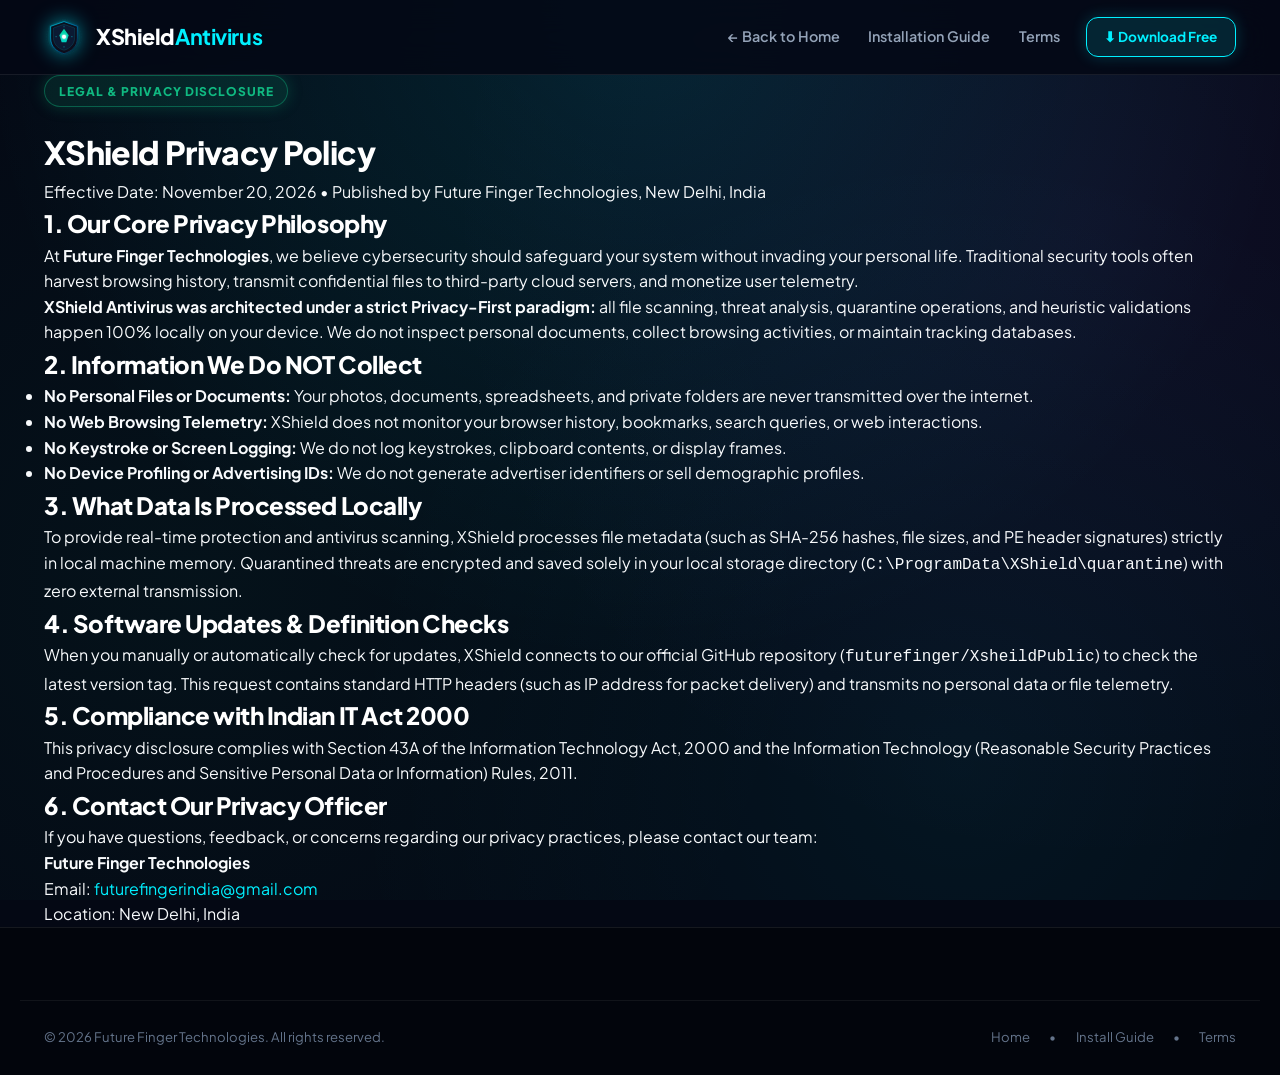
<file: docs/privacy.html>
<!DOCTYPE html>
<html lang="en">
<head>
  <meta charset="UTF-8">
  <meta name="viewport" content="width=device-width, initial-scale=1.0">
  <title>Privacy Policy — XShield Antivirus</title>
  <meta name="description" content="Privacy Policy for XShield Antivirus by Future Finger Technologies. Learn why our endpoint protection is 100% privacy-first and performs threat scans locally on your PC.">
  <link rel="icon" type="image/x-icon" href="../favicon.ico">
  <link rel="preconnect" href="https://fonts.googleapis.com">
  <link rel="preconnect" href="https://fonts.gstatic.com" crossorigin>
  <link href="https://fonts.googleapis.com/css2?family=Plus+Jakarta+Sans:wght@400;500;600;700;800&family=JetBrains+Mono:wght@400;500;700&display=swap" rel="stylesheet">
  <link rel="stylesheet" href="../style.css">
</head>
<body class="docs-page">

  <!-- Header -->
  <header class="site-header header-scrolled">
    <div class="nav-container">
      <a href="../index.html" class="brand-logo">
        <img src="../assets/logo.svg" alt="XShield Logo" class="brand-icon" width="40" height="40">
        <span class="brand-text">XShield<span class="brand-accent">Antivirus</span></span>
      </a>
      <nav class="nav-links">
        <a href="../index.html" class="nav-item">← Back to Home</a>
        <a href="installation.html" class="nav-item">Installation Guide</a>
        <a href="terms.html" class="nav-item">Terms</a>
        <a href="https://raw.githubusercontent.com/futurefinger/XsheildPublic/main/release/XSHEILD_Setup.exe" class="btn-nav-download" data-config="downloadLink">
          <span>⬇ Download Free</span>
        </a>
      </nav>
    </div>
  </header>

  <main class="docs-container container">
    <div class="docs-header">
      <div class="hero-badge">LEGAL &amp; PRIVACY DISCLOSURE</div>
      <h1 class="docs-title">XShield Privacy Policy</h1>
      <p class="docs-subtitle">
        Effective Date: November 20, 2026 &bull; Published by Future Finger Technologies, New Delhi, India
      </p>
    </div>

    <div class="docs-card">
      <h2 class="docs-section-title">1. Our Core Privacy Philosophy</h2>
      <p>
        At <strong>Future Finger Technologies</strong>, we believe cybersecurity should safeguard your system without invading your personal life. Traditional security tools often harvest browsing history, transmit confidential files to third-party cloud servers, and monetize user telemetry.
      </p>
      <p>
        <strong>XShield Antivirus was architected under a strict Privacy-First paradigm:</strong> all file scanning, threat analysis, quarantine operations, and heuristic validations happen 100% locally on your device. We do not inspect personal documents, collect browsing activities, or maintain tracking databases.
      </p>
    </div>

    <div class="docs-card">
      <h2 class="docs-section-title">2. Information We Do NOT Collect</h2>
      <ul class="docs-unordered-list">
        <li><strong>No Personal Files or Documents:</strong> Your photos, documents, spreadsheets, and private folders are never transmitted over the internet.</li>
        <li><strong>No Web Browsing Telemetry:</strong> XShield does not monitor your browser history, bookmarks, search queries, or web interactions.</li>
        <li><strong>No Keystroke or Screen Logging:</strong> We do not log keystrokes, clipboard contents, or display frames.</li>
        <li><strong>No Device Profiling or Advertising IDs:</strong> We do not generate advertiser identifiers or sell demographic profiles.</li>
      </ul>
    </div>

    <div class="docs-card">
      <h2 class="docs-section-title">3. What Data Is Processed Locally</h2>
      <p>
        To provide real-time protection and antivirus scanning, XShield processes file metadata (such as SHA-256 hashes, file sizes, and PE header signatures) strictly in local machine memory. Quarantined threats are encrypted and saved solely in your local storage directory (<code>C:\ProgramData\XShield\quarantine</code>) with zero external transmission.
      </p>
    </div>

    <div class="docs-card">
      <h2 class="docs-section-title">4. Software Updates &amp; Definition Checks</h2>
      <p>
        When you manually or automatically check for updates, XShield connects to our official GitHub repository (<code>futurefinger/XsheildPublic</code>) to check the latest version tag. This request contains standard HTTP headers (such as IP address for packet delivery) and transmits no personal data or file telemetry.
      </p>
    </div>

    <div class="docs-card">
      <h2 class="docs-section-title">5. Compliance with Indian IT Act 2000</h2>
      <p>
        This privacy disclosure complies with Section 43A of the Information Technology Act, 2000 and the Information Technology (Reasonable Security Practices and Procedures and Sensitive Personal Data or Information) Rules, 2011.
      </p>
    </div>

    <div class="docs-card">
      <h2 class="docs-section-title">6. Contact Our Privacy Officer</h2>
      <p>
        If you have questions, feedback, or concerns regarding our privacy practices, please contact our team:
      </p>
      <p>
        <strong>Future Finger Technologies</strong><br>
        Email: <a href="mailto:futurefingerindia@gmail.com" class="link-cyan">futurefingerindia@gmail.com</a><br>
        Location: New Delhi, India
      </p>
    </div>
  </main>

  <!-- Footer -->
  <footer class="site-footer">
    <div class="container footer-bottom-flex">
      <p class="copyright-text">
        &copy; <span id="current-year">2026</span> Future Finger Technologies. All rights reserved.
      </p>
      <div class="footer-bottom-links">
        <a href="../index.html">Home</a>
        <span class="dot">&bull;</span>
        <a href="installation.html">Install Guide</a>
        <span class="dot">&bull;</span>
        <a href="terms.html">Terms</a>
      </div>
    </div>
  </footer>

  <script src="../config.js"></script>
  <script src="../script.js"></script>
</body>
</html>
</file>
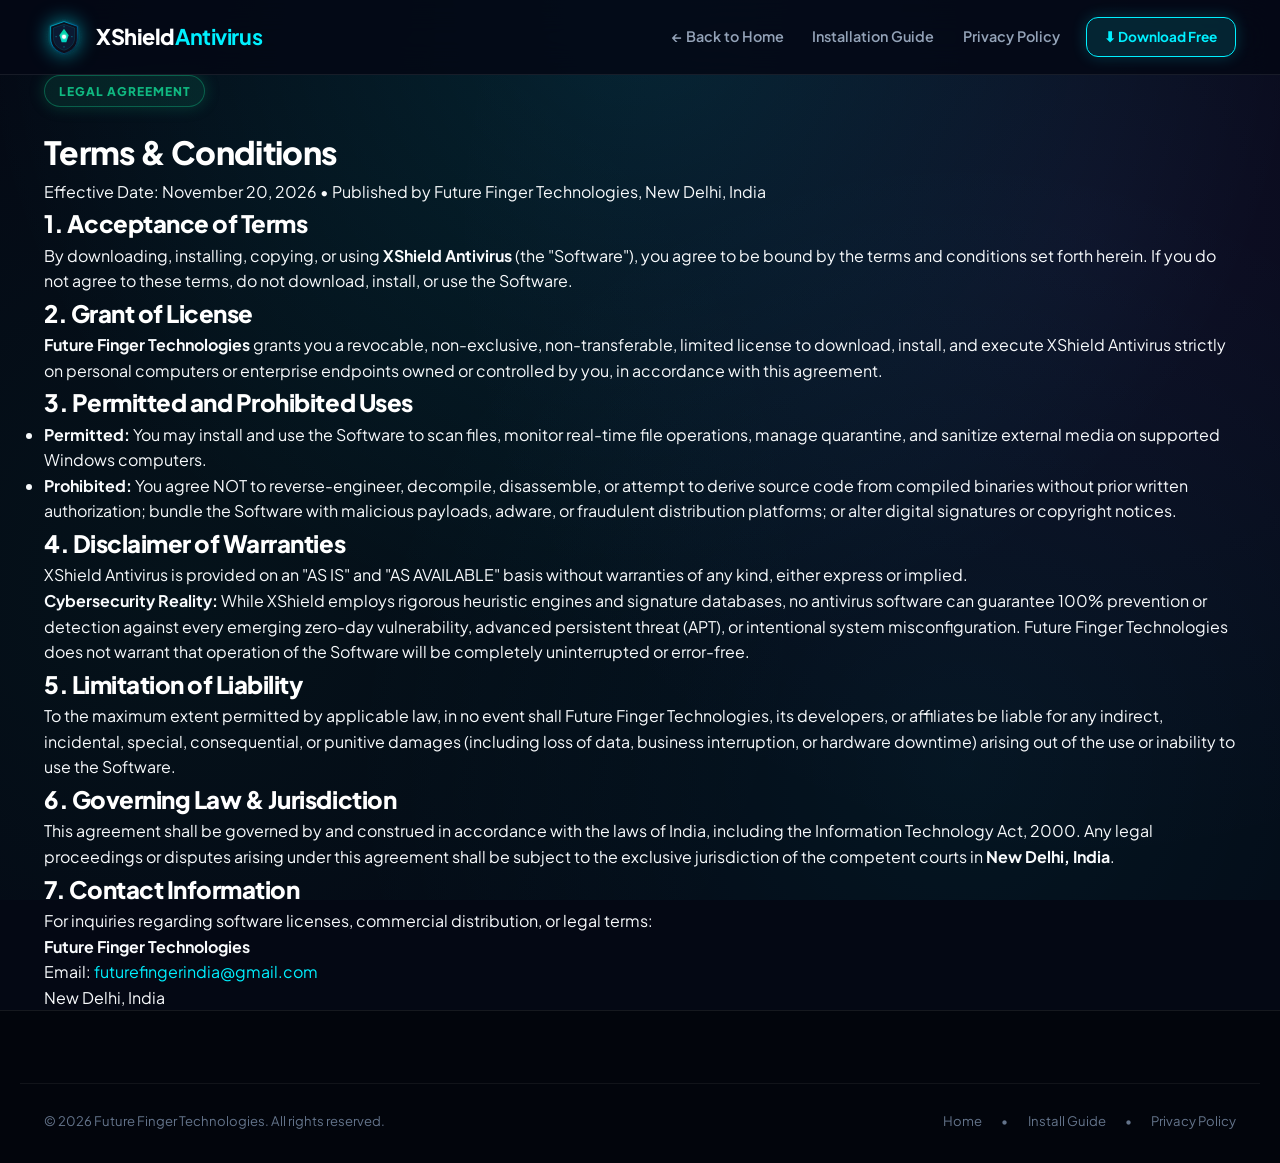
<file: docs/terms.html>
<!DOCTYPE html>
<html lang="en">
<head>
  <meta charset="UTF-8">
  <meta name="viewport" content="width=device-width, initial-scale=1.0">
  <title>Terms &amp; Conditions — XShield Antivirus</title>
  <meta name="description" content="Terms and Conditions and End User License Agreement for XShield Antivirus software published by Future Finger Technologies.">
  <link rel="icon" type="image/x-icon" href="../favicon.ico">
  <link rel="preconnect" href="https://fonts.googleapis.com">
  <link rel="preconnect" href="https://fonts.gstatic.com" crossorigin>
  <link href="https://fonts.googleapis.com/css2?family=Plus+Jakarta+Sans:wght@400;500;600;700;800&family=JetBrains+Mono:wght@400;500;700&display=swap" rel="stylesheet">
  <link rel="stylesheet" href="../style.css">
</head>
<body class="docs-page">

  <!-- Header -->
  <header class="site-header header-scrolled">
    <div class="nav-container">
      <a href="../index.html" class="brand-logo">
        <img src="../assets/logo.svg" alt="XShield Logo" class="brand-icon" width="40" height="40">
        <span class="brand-text">XShield<span class="brand-accent">Antivirus</span></span>
      </a>
      <nav class="nav-links">
        <a href="../index.html" class="nav-item">← Back to Home</a>
        <a href="installation.html" class="nav-item">Installation Guide</a>
        <a href="privacy.html" class="nav-item">Privacy Policy</a>
        <a href="https://raw.githubusercontent.com/futurefinger/XsheildPublic/main/release/XSHEILD_Setup.exe" class="btn-nav-download" data-config="downloadLink">
          <span>⬇ Download Free</span>
        </a>
      </nav>
    </div>
  </header>

  <main class="docs-container container">
    <div class="docs-header">
      <div class="hero-badge">LEGAL AGREEMENT</div>
      <h1 class="docs-title">Terms &amp; Conditions</h1>
      <p class="docs-subtitle">
        Effective Date: November 20, 2026 &bull; Published by Future Finger Technologies, New Delhi, India
      </p>
    </div>

    <div class="docs-card">
      <h2 class="docs-section-title">1. Acceptance of Terms</h2>
      <p>
        By downloading, installing, copying, or using <strong>XShield Antivirus</strong> (the "Software"), you agree to be bound by the terms and conditions set forth herein. If you do not agree to these terms, do not download, install, or use the Software.
      </p>
    </div>

    <div class="docs-card">
      <h2 class="docs-section-title">2. Grant of License</h2>
      <p>
        <strong>Future Finger Technologies</strong> grants you a revocable, non-exclusive, non-transferable, limited license to download, install, and execute XShield Antivirus strictly on personal computers or enterprise endpoints owned or controlled by you, in accordance with this agreement.
      </p>
    </div>

    <div class="docs-card">
      <h2 class="docs-section-title">3. Permitted and Prohibited Uses</h2>
      <ul class="docs-unordered-list">
        <li><strong>Permitted:</strong> You may install and use the Software to scan files, monitor real-time file operations, manage quarantine, and sanitize external media on supported Windows computers.</li>
        <li><strong>Prohibited:</strong> You agree NOT to reverse-engineer, decompile, disassemble, or attempt to derive source code from compiled binaries without prior written authorization; bundle the Software with malicious payloads, adware, or fraudulent distribution platforms; or alter digital signatures or copyright notices.</li>
      </ul>
    </div>

    <div class="docs-card">
      <h2 class="docs-section-title">4. Disclaimer of Warranties</h2>
      <p>
        XShield Antivirus is provided on an "AS IS" and "AS AVAILABLE" basis without warranties of any kind, either express or implied.
      </p>
      <p>
        <strong>Cybersecurity Reality:</strong> While XShield employs rigorous heuristic engines and signature databases, no antivirus software can guarantee 100% prevention or detection against every emerging zero-day vulnerability, advanced persistent threat (APT), or intentional system misconfiguration. Future Finger Technologies does not warrant that operation of the Software will be completely uninterrupted or error-free.
      </p>
    </div>

    <div class="docs-card">
      <h2 class="docs-section-title">5. Limitation of Liability</h2>
      <p>
        To the maximum extent permitted by applicable law, in no event shall Future Finger Technologies, its developers, or affiliates be liable for any indirect, incidental, special, consequential, or punitive damages (including loss of data, business interruption, or hardware downtime) arising out of the use or inability to use the Software.
      </p>
    </div>

    <div class="docs-card">
      <h2 class="docs-section-title">6. Governing Law &amp; Jurisdiction</h2>
      <p>
        This agreement shall be governed by and construed in accordance with the laws of India, including the Information Technology Act, 2000. Any legal proceedings or disputes arising under this agreement shall be subject to the exclusive jurisdiction of the competent courts in <strong>New Delhi, India</strong>.
      </p>
    </div>

    <div class="docs-card">
      <h2 class="docs-section-title">7. Contact Information</h2>
      <p>
        For inquiries regarding software licenses, commercial distribution, or legal terms:
      </p>
      <p>
        <strong>Future Finger Technologies</strong><br>
        Email: <a href="mailto:futurefingerindia@gmail.com" class="link-cyan">futurefingerindia@gmail.com</a><br>
        New Delhi, India
      </p>
    </div>
  </main>

  <!-- Footer -->
  <footer class="site-footer">
    <div class="container footer-bottom-flex">
      <p class="copyright-text">
        &copy; <span id="current-year">2026</span> Future Finger Technologies. All rights reserved.
      </p>
      <div class="footer-bottom-links">
        <a href="../index.html">Home</a>
        <span class="dot">&bull;</span>
        <a href="installation.html">Install Guide</a>
        <span class="dot">&bull;</span>
        <a href="privacy.html">Privacy Policy</a>
      </div>
    </div>
  </footer>

  <script src="../config.js"></script>
  <script src="../script.js"></script>
</body>
</html>
</file>
<file: style.css>
/* ==========================================================================
   XSHIELD ANTIVIRUS — OFFICIAL PRODUCTION STYLESHEET
   Publisher: Future Finger Technologies (New Delhi, India)
   Theme: High-Contrast Dark Obsidian / Cyber Cyan / Electric Violet
   Design: 3D Holographic, Glassmorphism, Micro-Interactions & Fluid Animations
   ========================================================================== */

:root {
  /* Surface Colors */
  --bg-dark: #040814;
  --bg-primary: #070e1e;
  --bg-secondary: #0a1329;
  --bg-card: rgba(10, 20, 42, 0.78);
  --bg-card-hover: rgba(14, 30, 62, 0.92);
  --bg-card-subtle: rgba(5, 11, 24, 0.65);
  
  /* Cyber Accent Palette */
  --cyan-primary: #00f0ff;
  --cyan-bright: #38bdf8;
  --cyan-glow: rgba(0, 240, 255, 0.38);
  --blue-primary: #0284c7;
  --blue-electric: #38bdf8;
  --emerald-accent: #10b981;
  --emerald-glow: rgba(16, 185, 129, 0.35);
  --purple-accent: #8b5cf6;
  --purple-glow: rgba(139, 92, 246, 0.32);
  --amber-accent: #f59e0b;
  --rose-accent: #f43f5e;
  
  /* Typography */
  --text-main: #f8fafc;
  --text-muted: #94a3b8;
  --text-subtle: #64748b;
  
  /* Borders & Shadows */
  --border-subtle: rgba(255, 255, 255, 0.08);
  --border-cyan: rgba(0, 240, 255, 0.28);
  --border-cyan-hover: rgba(0, 240, 255, 0.75);
  --border-glass: rgba(255, 255, 255, 0.12);
  
  --radius-sm: 6px;
  --radius-md: 12px;
  --radius-lg: 20px;
  --radius-full: 9999px;
  
  --shadow-card: 0 16px 36px -10px rgba(0, 0, 0, 0.75), 0 0 24px rgba(0, 240, 255, 0.08);
  --shadow-card-hover: 0 24px 48px -12px rgba(0, 0, 0, 0.85), 0 0 35px rgba(0, 240, 255, 0.3);
  --shadow-glow: 0 0 35px var(--cyan-glow);
  
  --transition-fast: 0.2s cubic-bezier(0.16, 1, 0.3, 1);
  --transition-smooth: 0.3s cubic-bezier(0.16, 1, 0.3, 1);
  --max-width: 1240px;
}

/* ==================== RESET & BASE STYLES ==================== */
*, *::before, *::after {
  box-sizing: border-box;
  margin: 0;
  padding: 0;
}

html {
  scroll-behavior: smooth;
  font-size: 16px;
}

body {
  background-color: var(--bg-dark);
  color: var(--text-main);
  font-family: 'Plus Jakarta Sans', -apple-system, BlinkMacSystemFont, "Segoe UI", Roboto, sans-serif;
  line-height: 1.6;
  overflow-x: hidden;
  position: relative;
  background-image: 
    radial-gradient(circle at 50% 0%, rgba(0, 240, 255, 0.12) 0%, transparent 60%),
    radial-gradient(circle at 85% 25%, rgba(139, 92, 246, 0.08) 0%, transparent 50%),
    radial-gradient(circle at 15% 65%, rgba(16, 185, 129, 0.06) 0%, transparent 50%),
    radial-gradient(circle at 75% 85%, rgba(0, 240, 255, 0.06) 0%, transparent 50%);
  background-attachment: fixed;
  -webkit-font-smoothing: antialiased;
}

/* Background Cyber Matrix Canvas */
.cyber-matrix-canvas {
  position: fixed;
  top: 0;
  left: 0;
  width: 100vw;
  height: 100vh;
  pointer-events: none;
  z-index: 0;
  opacity: 0.65;
}

/* Container */
.container {
  width: 100%;
  max-width: var(--max-width);
  margin: 0 auto;
  padding: 0 1.5rem;
  position: relative;
  z-index: 1;
}

/* Typography Helpers */
h1, h2, h3, h4, h5, h6 {
  color: #ffffff;
  font-weight: 800;
  letter-spacing: -0.02em;
}

a {
  color: var(--cyan-primary);
  text-decoration: none;
  transition: all var(--transition-fast);
}

a:hover {
  color: var(--cyan-bright);
}

.text-center { text-align: center; }

/* Gradient Text */
.text-gradient {
  background: linear-gradient(135deg, #ffffff 20%, var(--cyan-primary) 65%, var(--purple-accent) 100%);
  -webkit-background-clip: text;
  -webkit-text-fill-color: transparent;
  display: inline-block;
}

/* Section Common Styling */
.section {
  padding: 5.5rem 0;
  position: relative;
  z-index: 1;
}

.section-header {
  margin-bottom: 3.5rem;
}

.section-badge {
  display: inline-block;
  font-size: 0.72rem;
  font-weight: 800;
  letter-spacing: 2.5px;
  text-transform: uppercase;
  color: var(--cyan-primary);
  background: rgba(0, 240, 255, 0.1);
  border: 1px solid var(--border-cyan);
  padding: 0.35rem 0.9rem;
  border-radius: var(--radius-full);
  margin-bottom: 1rem;
  box-shadow: 0 0 15px rgba(0, 240, 255, 0.2);
}

.section-title {
  font-size: 2.4rem;
  font-weight: 800;
  line-height: 1.2;
  margin-bottom: 0.8rem;
}

.section-subtitle {
  font-size: 1.05rem;
  color: var(--text-muted);
  max-width: 650px;
  margin: 0 auto;
  line-height: 1.6;
}

/* Buttons */
.btn-primary, .btn-secondary, .btn-nav-download, .btn-download-mega {
  display: inline-flex;
  align-items: center;
  justify-content: center;
  gap: 0.6rem;
  font-weight: 700;
  border-radius: var(--radius-md);
  cursor: pointer;
  transition: all var(--transition-smooth);
  text-decoration: none;
}

.btn-primary {
  background: linear-gradient(135deg, #00f0ff 0%, #0284c7 60%, #8b5cf6 100%);
  background-size: 200% 200%;
  animation: gradientFlow 6s ease infinite;
  color: #030712;
  font-size: 0.95rem;
  padding: 0.85rem 1.8rem;
  box-shadow: 0 0 25px rgba(0, 240, 255, 0.4);
  border: none;
}

.btn-primary:hover {
  transform: translateY(-2px);
  box-shadow: 0 0 35px rgba(0, 240, 255, 0.8);
  color: #030712;
}

.btn-glow {
  position: relative;
  overflow: hidden;
}

.btn-glow::after {
  content: '';
  position: absolute;
  top: -50%;
  left: -50%;
  width: 200%;
  height: 200%;
  background: linear-gradient(
    60deg,
    transparent,
    rgba(255, 255, 255, 0.4),
    transparent
  );
  transform: rotate(30deg) translateY(-100%);
  animation: shimmerSweep 4s infinite;
}

@keyframes shimmerSweep {
  0% { transform: rotate(30deg) translateY(-100%); }
  20%, 100% { transform: rotate(30deg) translateY(100%); }
}

@keyframes gradientFlow {
  0% { background-position: 0% 50%; }
  50% { background-position: 100% 50%; }
  100% { background-position: 0% 50%; }
}

.btn-secondary {
  background: rgba(10, 20, 42, 0.7);
  color: #ffffff;
  border: 1px solid var(--border-cyan);
  font-size: 0.95rem;
  padding: 0.85rem 1.6rem;
  backdrop-filter: blur(8px);
}

.btn-secondary:hover {
  background: rgba(0, 240, 255, 0.15);
  border-color: var(--cyan-primary);
  color: var(--cyan-primary);
  transform: translateY(-2px);
  box-shadow: 0 0 20px rgba(0, 240, 255, 0.25);
}

.btn-icon {
  width: 18px;
  height: 18px;
}

.btn-icon-right {
  width: 16px;
  height: 16px;
  transition: transform var(--transition-fast);
}

.btn-secondary:hover .btn-icon-right {
  transform: translateX(4px);
}

/* ==================== TOP ANNOUNCEMENT BAR ==================== */
.top-announcement-bar {
  background: linear-gradient(90deg, rgba(2, 132, 199, 0.3) 0%, rgba(139, 92, 246, 0.3) 50%, rgba(0, 240, 255, 0.3) 100%);
  border-bottom: 1px solid rgba(0, 240, 255, 0.25);
  padding: 0.45rem 1rem;
  font-size: 0.78rem;
  color: #e2e8f0;
  position: relative;
  z-index: 1001;
  backdrop-filter: blur(8px);
}

.announcement-inner {
  display: flex;
  align-items: center;
  justify-content: center;
  gap: 0.75rem;
  flex-wrap: wrap;
}

.announcement-pill {
  background: rgba(0, 240, 255, 0.2);
  border: 1px solid var(--cyan-primary);
  color: var(--cyan-primary);
  padding: 0.15rem 0.5rem;
  border-radius: var(--radius-sm);
  font-weight: 800;
  font-size: 0.68rem;
  letter-spacing: 1px;
}

.announcement-link {
  color: var(--cyan-primary);
  font-weight: 700;
  display: inline-flex;
  align-items: center;
  gap: 0.25rem;
}

.announcement-link:hover {
  text-decoration: underline;
}

/* ==================== STICKY NAVIGATION BAR ==================== */
.site-header {
  position: sticky;
  top: 0;
  width: 100%;
  z-index: 1000;
  background: rgba(4, 8, 20, 0.85);
  backdrop-filter: blur(16px);
  -webkit-backdrop-filter: blur(16px);
  border-bottom: 1px solid var(--border-subtle);
  transition: all var(--transition-smooth);
}

.site-header.header-scrolled {
  background: rgba(4, 8, 20, 0.95);
  border-bottom: 1px solid var(--border-cyan);
  box-shadow: 0 4px 25px rgba(0, 0, 0, 0.6), 0 0 15px rgba(0, 240, 255, 0.15);
}

.nav-container {
  display: flex;
  align-items: center;
  justify-content: space-between;
  height: 74px;
  max-width: var(--max-width);
  margin: 0 auto;
  padding: 0 1.5rem;
}

.brand-logo {
  display: flex;
  align-items: center;
  gap: 0.75rem;
  text-decoration: none;
}

.brand-icon {
  width: 40px;
  height: 40px;
  flex-shrink: 0;
  filter: drop-shadow(0 0 10px rgba(0, 240, 255, 0.6));
  transition: transform var(--transition-smooth);
}

.brand-logo:hover .brand-icon {
  transform: rotate(5deg) scale(1.05);
}

.brand-text {
  font-size: 1.35rem;
  font-weight: 900;
  color: #ffffff;
  letter-spacing: -0.02em;
}

.brand-accent {
  color: var(--cyan-primary);
  font-weight: 700;
}

.nav-links {
  display: flex;
  align-items: center;
  gap: 1.4rem;
}

.nav-item {
  color: var(--text-muted);
  font-size: 0.9rem;
  font-weight: 600;
  padding: 0.4rem 0.2rem;
  position: relative;
  transition: color var(--transition-fast);
}

.nav-item::after {
  content: '';
  position: absolute;
  bottom: -2px;
  left: 0;
  width: 0;
  height: 2px;
  background: var(--cyan-primary);
  box-shadow: 0 0 8px var(--cyan-primary);
  transition: width var(--transition-fast);
}

.nav-item:hover, .nav-item.active {
  color: #ffffff;
}

.nav-item:hover::after, .nav-item.active::after {
  width: 100%;
}

.btn-nav-download {
  background: rgba(0, 240, 255, 0.12);
  border: 1px solid var(--cyan-primary);
  color: var(--cyan-primary);
  padding: 0.5rem 1.1rem;
  font-size: 0.85rem;
  box-shadow: 0 0 15px rgba(0, 240, 255, 0.2);
}

.btn-nav-download:hover {
  background: var(--cyan-primary);
  color: #030712;
  box-shadow: 0 0 25px rgba(0, 240, 255, 0.6);
  transform: translateY(-1px);
}

/* Mobile Hamburger Button */
.hamburger-btn {
  display: none;
  background: transparent;
  border: none;
  cursor: pointer;
  flex-direction: column;
  gap: 5px;
  padding: 0.5rem;
  z-index: 1002;
}

.hamburger-bar {
  width: 24px;
  height: 2px;
  background: var(--text-main);
  transition: all var(--transition-smooth);
}

.hamburger-active .hamburger-bar:nth-child(1) {
  transform: translateY(7px) rotate(45deg);
}
.hamburger-active .hamburger-bar:nth-child(2) {
  opacity: 0;
}
.hamburger-active .hamburger-bar:nth-child(3) {
  transform: translateY(-7px) rotate(-45deg);
}

.mobile-overlay {
  display: none;
  position: fixed;
  inset: 0;
  background: rgba(0, 0, 0, 0.7);
  backdrop-filter: blur(4px);
  z-index: 998;
}

.mobile-overlay.active {
  display: block;
}

/* ==================== HERO SECTION & 3D STAGE ==================== */
.hero-section {
  padding: 4.5rem 0 3.5rem;
  position: relative;
  overflow: hidden;
}

.hero-glow-orb {
  position: absolute;
  border-radius: 50%;
  filter: blur(80px);
  pointer-events: none;
  z-index: 0;
}

.hero-glow-1 {
  width: 480px;
  height: 480px;
  top: -100px;
  left: -100px;
  background: radial-gradient(circle, rgba(0, 240, 255, 0.22) 0%, transparent 70%);
}

.hero-glow-2 {
  width: 520px;
  height: 520px;
  top: 10%;
  right: -120px;
  background: radial-gradient(circle, rgba(139, 92, 246, 0.18) 0%, transparent 70%);
}

.hero-grid {
  display: grid;
  grid-template-columns: 1.15fr 0.85fr;
  align-items: center;
  gap: 3rem;
  position: relative;
  z-index: 1;
}

.hero-content {
  position: relative;
}

.hero-badge {
  display: inline-flex;
  align-items: center;
  gap: 0.5rem;
  background: rgba(16, 185, 129, 0.12);
  border: 1px solid rgba(16, 185, 129, 0.4);
  color: var(--emerald-accent);
  padding: 0.35rem 0.85rem;
  border-radius: var(--radius-full);
  font-size: 0.75rem;
  font-weight: 800;
  letter-spacing: 1px;
  margin-bottom: 1.25rem;
  box-shadow: 0 0 15px rgba(16, 185, 129, 0.25);
}

.pulse-dot {
  width: 8px;
  height: 8px;
  border-radius: 50%;
  background: var(--emerald-accent);
  box-shadow: 0 0 10px var(--emerald-accent);
  animation: beaconPulse 1.8s infinite;
}

@keyframes beaconPulse {
  0%, 100% { transform: scale(1); opacity: 1; }
  50% { transform: scale(1.4); opacity: 0.6; }
}

.hero-title {
  font-size: 3.2rem;
  font-weight: 900;
  line-height: 1.12;
  margin-bottom: 0.8rem;
  letter-spacing: -0.03em;
}

.hero-subtitle {
  font-size: 1.25rem;
  font-weight: 700;
  color: var(--blue-electric);
  margin-bottom: 1rem;
}

.hero-description {
  font-size: 1.02rem;
  color: var(--text-muted);
  line-height: 1.6;
  margin-bottom: 1.8rem;
  max-width: 560px;
}

.hero-cta-group {
  display: flex;
  flex-wrap: wrap;
  align-items: center;
  gap: 1rem;
  margin-bottom: 2rem;
}

/* Specs Bar under Hero */
.hero-specs-bar {
  display: flex;
  flex-wrap: wrap;
  align-items: center;
  gap: 1.2rem;
  padding-top: 1.5rem;
  border-top: 1px solid var(--border-subtle);
}

.spec-item {
  display: flex;
  flex-direction: column;
  gap: 0.15rem;
}

.spec-label {
  font-size: 0.7rem;
  font-weight: 700;
  color: var(--text-subtle);
  text-transform: uppercase;
  letter-spacing: 0.05em;
}

.spec-value {
  font-size: 0.9rem;
  font-weight: 800;
  color: var(--text-main);
}

.spec-separator {
  width: 1px;
  height: 24px;
  background: var(--border-subtle);
}

/* ==================== 3D HERO SHIELD STAGE ==================== */
.hero-visual {
  perspective: 1200px;
  position: relative;
  display: flex;
  justify-content: center;
  align-items: center;
}

.shield-container {
  position: relative;
  width: 440px;
  height: 440px;
  max-width: 90vw;
  max-height: 90vw;
  display: flex;
  align-items: center;
  justify-content: center;
  transform-style: preserve-3d;
  transition: transform 0.15s cubic-bezier(0.2, 0, 0.2, 1);
  cursor: grab;
}

.shield-container:active {
  cursor: grabbing;
}

/* 3D Hologram Rings & 4D Gyro Dynamics */
.shield-hologram-ring {
  position: absolute;
  border-radius: 50%;
  pointer-events: none;
  transform-style: preserve-3d;
}

.ring-outer {
  width: 480px;
  height: 480px;
  max-width: 95vw;
  max-height: 95vw;
  border: 1.5px dashed rgba(0, 240, 255, 0.45);
  animation: ringSpinClockwise 28s linear infinite;
  transform: rotateX(68deg) rotateZ(0deg);
  box-shadow: 0 0 25px rgba(0, 240, 255, 0.25), inset 0 0 25px rgba(0, 240, 255, 0.15);
}

.ring-inner {
  width: 400px;
  height: 400px;
  max-width: 82vw;
  max-height: 82vw;
  border: 1.5px solid rgba(139, 92, 246, 0.5);
  animation: ringSpinCounter 20s linear infinite;
  transform: rotateY(55deg) rotateX(25deg) rotateZ(0deg);
  box-shadow: 0 0 30px rgba(139, 92, 246, 0.3), inset 0 0 20px rgba(139, 92, 246, 0.2);
}

.ring-quantum {
  width: 320px;
  height: 320px;
  max-width: 68vw;
  max-height: 68vw;
  border: 1.5px dotted rgba(16, 185, 129, 0.6);
  animation: ringSpinQuantum 16s linear infinite;
  transform: rotateX(-50deg) rotateY(45deg);
  box-shadow: 0 0 30px rgba(16, 185, 129, 0.35);
}

.shield-laser-scanner {
  position: absolute;
  width: 85%;
  height: 2.5px;
  background: linear-gradient(90deg, transparent, #00f0ff 25%, #ffffff 50%, #00f0ff 75%, transparent);
  box-shadow: 0 0 18px #00f0ff, 0 0 35px rgba(0, 240, 255, 0.6);
  pointer-events: none;
  animation: shieldScanLaser 3.5s ease-in-out infinite alternate;
  z-index: 8;
  opacity: 0.85;
}

@keyframes shieldScanLaser {
  0% {
    top: 15%;
    opacity: 0.2;
    transform: scaleX(0.7);
  }
  20% {
    opacity: 0.9;
    transform: scaleX(1);
  }
  80% {
    opacity: 0.9;
    transform: scaleX(1);
  }
  100% {
    top: 85%;
    opacity: 0.2;
    transform: scaleX(0.7);
  }
}

@keyframes ringSpinClockwise {
  from { transform: rotateX(68deg) rotateZ(0deg); }
  to { transform: rotateX(68deg) rotateZ(360deg); }
}

@keyframes ringSpinCounter {
  from { transform: rotateY(55deg) rotateX(25deg) rotateZ(360deg); }
  to { transform: rotateY(55deg) rotateX(25deg) rotateZ(0deg); }
}

@keyframes ringSpinQuantum {
  from { transform: rotateX(-50deg) rotateY(45deg) rotateZ(0deg); }
  to { transform: rotateX(-50deg) rotateY(45deg) rotateZ(360deg); }
}

.shield-core-glow {
  position: absolute;
  width: 300px;
  height: 300px;
  border-radius: 50%;
  background: radial-gradient(circle, rgba(0, 240, 255, 0.28) 0%, rgba(139, 92, 246, 0.18) 50%, transparent 70%);
  filter: blur(25px);
  pointer-events: none;
  transform: translateZ(-20px);
}

.hero-shield-img {
  width: 100%;
  height: 100%;
  object-fit: contain;
  filter: drop-shadow(0 20px 45px rgba(0, 0, 0, 0.85)) drop-shadow(0 0 35px rgba(0, 240, 255, 0.45));
  transform: translateZ(45px);
  pointer-events: none;
  user-select: none;
}

/* Floating Status Badges with 3D Depth */
.floating-badge {
  position: absolute;
  background: rgba(6, 14, 32, 0.88);
  border: 1px solid var(--border-cyan);
  border-radius: var(--radius-md);
  padding: 0.65rem 1rem;
  display: flex;
  align-items: center;
  gap: 0.65rem;
  backdrop-filter: blur(14px);
  box-shadow: 0 10px 25px rgba(0, 0, 0, 0.6), 0 0 15px rgba(0, 240, 255, 0.25);
  z-index: 10;
  pointer-events: auto;
  transition: all var(--transition-fast);
}

.floating-badge:hover {
  transform: scale(1.05) translateZ(80px);
  border-color: var(--cyan-primary);
  box-shadow: 0 15px 35px rgba(0, 0, 0, 0.7), 0 0 25px rgba(0, 240, 255, 0.5);
}

.badge-top-left {
  top: 15px;
  left: -20px;
  transform: translateZ(65px);
  animation: badgeFloat1 5s ease-in-out infinite;
}

.badge-bottom-right {
  bottom: 25px;
  right: -25px;
  transform: translateZ(70px);
  animation: badgeFloat2 5.5s ease-in-out infinite;
}

.badge-top-right {
  top: 25px;
  right: -25px;
  transform: translateZ(60px);
  animation: badgeFloat2 6s ease-in-out infinite;
}

.badge-bottom-left {
  bottom: 20px;
  left: -25px;
  transform: translateZ(65px);
  animation: badgeFloat1 6.5s ease-in-out infinite;
}

@keyframes badgeFloat1 {
  0%, 100% { transform: translateY(0px) translateZ(65px); }
  50% { transform: translateY(-8px) translateZ(75px); }
}

@keyframes badgeFloat2 {
  0%, 100% { transform: translateY(0px) translateZ(70px); }
  50% { transform: translateY(8px) translateZ(60px); }
}

.badge-text {
  display: flex;
  flex-direction: column;
  line-height: 1.25;
}

.badge-text strong {
  font-size: 0.8rem;
  color: #ffffff;
  font-weight: 800;
}

.badge-text span {
  font-size: 0.7rem;
  color: var(--cyan-bright);
}

/* ==================== 5 ENTERPRISE METRICS STRIP ==================== */
.metrics-strip-section {
  padding: 2.5rem 0;
  border-top: 1px solid rgba(0, 240, 255, 0.18);
  border-bottom: 1px solid rgba(0, 240, 255, 0.18);
  background: linear-gradient(180deg, rgba(7, 14, 30, 0.6) 0%, rgba(10, 20, 42, 0.8) 100%);
  position: relative;
  z-index: 2;
}

.metrics-strip-grid {
  display: grid;
  grid-template-columns: repeat(5, 1fr);
  gap: 1rem;
}

.metric-strip-card {
  background: var(--bg-card);
  border: 1px solid var(--border-subtle);
  border-radius: var(--radius-md);
  padding: 1.2rem 1rem;
  text-align: center;
  position: relative;
  overflow: hidden;
  box-shadow: var(--shadow-card);
  transition: all var(--transition-smooth);
  backdrop-filter: blur(10px);
}

.metric-strip-card::before {
  content: '';
  position: absolute;
  top: 0;
  left: 0;
  width: 100%;
  height: 3px;
  background: linear-gradient(90deg, var(--cyan-primary), var(--purple-accent));
}

.metric-strip-card:hover {
  transform: translateY(-4px);
  border-color: var(--cyan-primary);
  box-shadow: 0 12px 30px rgba(0, 0, 0, 0.6), 0 0 20px rgba(0, 240, 255, 0.25);
}

.metric-strip-value {
  font-size: 1.75rem;
  font-weight: 900;
  color: #ffffff;
  font-family: 'JetBrains Mono', 'Consolas', monospace;
  line-height: 1.1;
  background: linear-gradient(135deg, #ffffff 40%, var(--cyan-primary) 100%);
  -webkit-background-clip: text;
  -webkit-text-fill-color: transparent;
}

.metric-strip-title {
  font-size: 0.76rem;
  font-weight: 800;
  color: #e2e8f0;
  text-transform: uppercase;
  letter-spacing: 0.5px;
  margin-top: 0.35rem;
}

.metric-strip-sub {
  font-size: 0.68rem;
  color: var(--cyan-bright);
  margin-top: 0.2rem;
}

/* ==================== FEATURES SECTION ==================== */
.features-section {
  padding: 5.5rem 0;
  background: linear-gradient(180deg, var(--bg-dark) 0%, var(--bg-primary) 50%, var(--bg-dark) 100%);
}

.features-grid {
  display: grid;
  grid-template-columns: repeat(auto-fit, minmax(270px, 1fr));
  gap: 1.5rem;
}

.feature-card {
  background: var(--bg-card);
  border: 1px solid var(--border-subtle);
  border-radius: var(--radius-md);
  padding: 1.8rem;
  transition: all var(--transition-smooth);
  backdrop-filter: blur(12px);
  display: flex;
  flex-direction: column;
  position: relative;
  overflow: hidden;
  box-shadow: var(--shadow-card);
}

.feature-card::before {
  content: '';
  position: absolute;
  top: 0;
  left: 0;
  width: 100%;
  height: 100%;
  background: radial-gradient(400px circle at var(--mouse-x, 50%) var(--mouse-y, 50%), rgba(0, 240, 255, 0.08), transparent 60%);
  pointer-events: none;
  opacity: 0;
  transition: opacity 0.3s ease;
}

.feature-card:hover::before {
  opacity: 1;
}

.feature-card:hover {
  background: var(--bg-card-hover);
  border-color: var(--border-cyan-hover);
  transform: translateY(-6px);
  box-shadow: var(--shadow-card-hover);
}

.feature-icon-wrapper {
  width: 50px;
  height: 50px;
  border-radius: var(--radius-sm);
  display: flex;
  align-items: center;
  justify-content: center;
  margin-bottom: 1.25rem;
  flex-shrink: 0;
}

.feature-icon-wrapper svg {
  width: 24px;
  height: 24px;
}

.icon-cyan {
  background: rgba(0, 240, 255, 0.12);
  border: 1px solid rgba(0, 240, 255, 0.4);
  color: var(--cyan-primary);
  box-shadow: 0 0 15px rgba(0, 240, 255, 0.2);
}

.icon-blue {
  background: rgba(2, 132, 199, 0.15);
  border: 1px solid rgba(2, 132, 199, 0.4);
  color: var(--blue-electric);
  box-shadow: 0 0 15px rgba(2, 132, 199, 0.2);
}

.icon-purple {
  background: rgba(139, 92, 246, 0.15);
  border: 1px solid rgba(139, 92, 246, 0.4);
  color: var(--purple-accent);
  box-shadow: 0 0 15px rgba(139, 92, 246, 0.2);
}

.icon-emerald {
  background: rgba(16, 185, 129, 0.15);
  border: 1px solid rgba(16, 185, 129, 0.4);
  color: var(--emerald-accent);
  box-shadow: 0 0 15px rgba(16, 185, 129, 0.2);
}

.icon-amber {
  background: rgba(245, 158, 11, 0.15);
  border: 1px solid rgba(245, 158, 11, 0.4);
  color: var(--amber-accent);
  box-shadow: 0 0 15px rgba(245, 158, 11, 0.2);
}

.icon-indigo {
  background: rgba(99, 102, 241, 0.15);
  border: 1px solid rgba(99, 102, 241, 0.4);
  color: #818cf8;
  box-shadow: 0 0 15px rgba(99, 102, 241, 0.2);
}

.icon-teal {
  background: rgba(20, 184, 166, 0.15);
  border: 1px solid rgba(20, 184, 166, 0.4);
  color: #2dd4bf;
  box-shadow: 0 0 15px rgba(20, 184, 166, 0.2);
}

.feature-title {
  font-size: 1.15rem;
  font-weight: 800;
  color: #ffffff;
  margin-bottom: 0.6rem;
}

.feature-desc {
  font-size: 0.9rem;
  color: var(--text-muted);
  line-height: 1.6;
  margin-bottom: 1.25rem;
}

.feature-tag {
  align-self: flex-start;
  margin-top: auto;
  font-size: 0.68rem;
  font-weight: 700;
  padding: 0.2rem 0.6rem;
  border-radius: var(--radius-sm);
  background: rgba(4, 8, 20, 0.6);
  border: 1px solid rgba(255, 255, 255, 0.08);
  color: #cbd5e1;
  text-transform: uppercase;
  letter-spacing: 0.5px;
}

/* ==================== INTERACTIVE SECURITY SIMULATOR ==================== */
.sim-section {
  padding: 5rem 0;
  background: radial-gradient(circle at 50% 50%, rgba(2, 132, 199, 0.12) 0%, transparent 70%);
}

.sim-console-card {
  max-width: 920px;
  margin: 0 auto;
  background: rgba(6, 12, 26, 0.9);
  border: 1.5px solid var(--border-cyan);
  border-radius: var(--radius-md);
  box-shadow: 0 20px 60px rgba(0, 0, 0, 0.75), 0 0 35px rgba(0, 240, 255, 0.2);
  overflow: hidden;
}

.sim-header-bar {
  background: rgba(10, 20, 42, 0.95);
  padding: 0.85rem 1.5rem;
  display: flex;
  align-items: center;
  justify-content: space-between;
  border-bottom: 1px solid var(--border-subtle);
}

.sim-dots {
  display: flex;
  gap: 6px;
}

.sim-dot {
  width: 10px;
  height: 10px;
  border-radius: 50%;
}
.dot-red { background: #f43f5e; }
.dot-yellow { background: #f59e0b; }
.dot-green { background: #10b981; }

.sim-title {
  font-size: 0.8rem;
  font-weight: 800;
  color: var(--cyan-primary);
  font-family: 'JetBrains Mono', 'Consolas', monospace;
  letter-spacing: 1px;
}

.sim-status {
  font-size: 0.72rem;
  font-weight: 700;
  color: var(--emerald-accent);
}

.sim-screen {
  padding: 1.5rem;
  min-height: 190px;
  background: #030610;
  font-family: 'JetBrains Mono', 'Consolas', monospace;
  font-size: 0.82rem;
  line-height: 1.7;
  color: #94a3b8;
  display: flex;
  flex-direction: column;
  gap: 0.35rem;
  overflow-y: auto;
  max-height: 240px;
}

.sim-log-row {
  display: flex;
  align-items: flex-start;
  gap: 0.6rem;
}

.sim-time {
  color: #64748b;
  flex-shrink: 0;
}

.sim-tag-ok { color: var(--emerald-accent); font-weight: 700; }
.sim-tag-warn { color: var(--amber-accent); font-weight: 700; }
.sim-tag-intercept { color: var(--rose-accent); font-weight: 700; }

.sim-controls-bar {
  background: rgba(10, 20, 42, 0.75);
  border-top: 1px solid var(--border-subtle);
  padding: 1rem 1.5rem;
  display: flex;
  align-items: center;
  justify-content: space-between;
  flex-wrap: wrap;
  gap: 1rem;
}

.sim-btns {
  display: flex;
  gap: 0.75rem;
  flex-wrap: wrap;
}

.sim-btn {
  background: rgba(15, 23, 42, 0.8);
  border: 1px solid var(--border-cyan);
  color: #ffffff;
  padding: 0.5rem 1rem;
  border-radius: var(--radius-sm);
  font-size: 0.78rem;
  font-weight: 700;
  cursor: pointer;
  transition: all var(--transition-fast);
}

.sim-btn:hover {
  background: var(--cyan-primary);
  color: #030712;
  box-shadow: 0 0 15px rgba(0, 240, 255, 0.4);
}

/* ==================== WHY CHOOSE XSHIELD SECTION ==================== */
.why-choose-section {
  padding: 5.5rem 0;
  background: rgba(6, 12, 26, 0.5);
}

.why-grid {
  display: grid;
  grid-template-columns: repeat(auto-fit, minmax(320px, 1fr));
  gap: 1.75rem;
}

.why-card {
  background: var(--bg-card);
  border: 1px solid var(--border-subtle);
  border-radius: var(--radius-md);
  padding: 2rem;
  transition: all var(--transition-smooth);
  position: relative;
  overflow: hidden;
  box-shadow: var(--shadow-card);
}

.why-card:hover {
  background: var(--bg-card-hover);
  border-color: var(--border-cyan-hover);
  transform: translateY(-5px);
  box-shadow: var(--shadow-card-hover);
}

.why-number {
  font-size: 2.2rem;
  font-weight: 900;
  color: rgba(0, 240, 255, 0.18);
  font-family: 'JetBrains Mono', 'Consolas', monospace;
  line-height: 1;
  margin-bottom: 0.8rem;
  transition: color var(--transition-fast);
}

.why-card:hover .why-number {
  color: var(--cyan-primary);
  text-shadow: 0 0 15px rgba(0, 240, 255, 0.4);
}

.why-title {
  font-size: 1.2rem;
  font-weight: 800;
  color: #ffffff;
  margin-bottom: 0.6rem;
}

.why-desc {
  font-size: 0.92rem;
  color: var(--text-muted);
  line-height: 1.6;
}

/* ==================== PRODUCT SCREENSHOTS GALLERY ==================== */
.screenshots-section {
  padding: 5.5rem 0;
}

.gallery-tabs-wrapper {
  display: flex;
  justify-content: center;
  flex-wrap: wrap;
  gap: 0.6rem;
  margin-bottom: 2.5rem;
}

.gallery-tab {
  background: rgba(15, 23, 42, 0.7);
  border: 1px solid var(--border-subtle);
  color: var(--text-muted);
  padding: 0.55rem 1.3rem;
  border-radius: var(--radius-full);
  font-size: 0.85rem;
  font-weight: 700;
  cursor: pointer;
  transition: all var(--transition-fast);
}

.gallery-tab:hover, .gallery-tab.active {
  background: rgba(0, 240, 255, 0.15);
  border-color: var(--cyan-primary);
  color: #ffffff;
  box-shadow: 0 0 15px rgba(0, 240, 255, 0.25);
}

.gallery-grid {
  display: grid;
  grid-template-columns: repeat(auto-fit, minmax(320px, 1fr));
  gap: 1.75rem;
}

.gallery-card {
  background: var(--bg-card);
  border: 1px solid var(--border-subtle);
  border-radius: var(--radius-md);
  overflow: hidden;
  box-shadow: var(--shadow-card);
  cursor: pointer;
  transition: all var(--transition-smooth);
}

.gallery-card:hover {
  border-color: var(--cyan-primary);
  transform: translateY(-6px);
  box-shadow: 0 20px 45px rgba(0, 0, 0, 0.8), 0 0 30px rgba(0, 240, 255, 0.25);
}

.gallery-image-box {
  position: relative;
  overflow: hidden;
  background: #020612;
  aspect-ratio: 16 / 9;
}

.gallery-image-box img {
  width: 100%;
  height: 100%;
  object-fit: cover;
  display: block;
  transition: transform var(--transition-smooth);
}

.gallery-card:hover .gallery-image-box img {
  transform: scale(1.04);
}

.gallery-overlay {
  position: absolute;
  inset: 0;
  background: rgba(4, 8, 20, 0.65);
  display: flex;
  align-items: center;
  justify-content: center;
  opacity: 0;
  transition: opacity var(--transition-fast);
  backdrop-filter: blur(2px);
}

.gallery-card:hover .gallery-overlay {
  opacity: 1;
}

.gallery-zoom-icon {
  width: 44px;
  height: 44px;
  border-radius: 50%;
  background: var(--cyan-primary);
  color: #030712;
  display: flex;
  align-items: center;
  justify-content: center;
  font-size: 1.2rem;
  box-shadow: 0 0 20px rgba(0, 240, 255, 0.7);
}

.gallery-info {
  padding: 1.1rem 1.4rem;
}

.gallery-title {
  font-size: 1.05rem;
  font-weight: 800;
  color: #ffffff;
  margin-bottom: 0.3rem;
}

.gallery-caption {
  font-size: 0.82rem;
  color: var(--text-muted);
  line-height: 1.5;
}

/* Lightbox Modal */
.lightbox-modal {
  display: none;
  position: fixed;
  inset: 0;
  background: rgba(2, 6, 17, 0.94);
  backdrop-filter: blur(14px);
  z-index: 2000;
  align-items: center;
  justify-content: center;
  padding: 2rem;
}

.lightbox-modal.lightbox-open {
  display: flex;
}

.lightbox-backdrop {
  position: absolute;
  inset: 0;
}

.lightbox-content {
  position: relative;
  max-width: 1100px;
  width: 100%;
  z-index: 2;
  text-align: center;
}

.lightbox-content img {
  width: 100%;
  max-height: 80vh;
  object-fit: contain;
  border-radius: var(--radius-md);
  border: 1px solid var(--border-cyan);
  box-shadow: 0 0 60px rgba(0, 240, 255, 0.35);
}

.lightbox-caption {
  margin-top: 1rem;
  font-size: 1rem;
  font-weight: 700;
  color: #ffffff;
}

.lightbox-close {
  position: absolute;
  top: -45px;
  right: 0;
  background: transparent;
  border: none;
  color: #ffffff;
  font-size: 2rem;
  cursor: pointer;
  transition: color var(--transition-fast);
}

.lightbox-close:hover {
  color: var(--cyan-primary);
}

/* ==================== DOWNLOAD SECTION ==================== */
.download-section {
  padding: 6.5rem 0;
  position: relative;
  background: radial-gradient(circle at 50% 50%, rgba(0, 240, 255, 0.14) 0%, rgba(4, 8, 20, 0.98) 75%);
  border-top: 1px solid var(--border-cyan);
  border-bottom: 1px solid var(--border-cyan);
}

.download-glow {
  position: absolute;
  top: 50%;
  left: 50%;
  transform: translate(-50%, -50%);
  width: 700px;
  height: 400px;
  background: radial-gradient(ellipse, rgba(0, 240, 255, 0.18) 0%, transparent 70%);
  filter: blur(60px);
  pointer-events: none;
}

.download-card {
  max-width: 860px;
  margin: 0 auto;
  background: rgba(10, 20, 42, 0.88);
  border: 1.5px solid var(--cyan-primary);
  border-radius: var(--radius-lg);
  padding: 3.5rem 2.5rem;
  box-shadow: 0 25px 70px rgba(0, 0, 0, 0.8), var(--shadow-glow);
  backdrop-filter: blur(16px);
  position: relative;
  z-index: 1;
}

.download-pill {
  display: inline-block;
  padding: 0.35rem 1rem;
  background: rgba(0, 240, 255, 0.15);
  border: 1px solid var(--cyan-primary);
  color: var(--cyan-primary);
  border-radius: var(--radius-full);
  font-size: 0.75rem;
  font-weight: 800;
  letter-spacing: 1.5px;
  margin-bottom: 1rem;
  box-shadow: 0 0 15px rgba(0, 240, 255, 0.3);
}

.download-title {
  font-size: 2.6rem;
  font-weight: 900;
  color: #ffffff;
  margin-bottom: 0.6rem;
}

.download-subtitle {
  font-size: 1.05rem;
  color: var(--text-muted);
  max-width: 620px;
  margin: 0 auto 2.2rem;
  line-height: 1.6;
}

/* Mega Download Button */
.btn-download-mega {
  background: linear-gradient(135deg, #00f0ff 0%, #0284c7 50%, #10b981 100%);
  color: #030712;
  padding: 1.25rem 2.8rem;
  border-radius: var(--radius-md);
  display: inline-flex;
  align-items: center;
  gap: 1.2rem;
  font-size: 1.15rem;
  font-weight: 800;
  box-shadow: 0 0 35px rgba(0, 240, 255, 0.5), 0 10px 25px rgba(0, 0, 0, 0.5);
  transition: all var(--transition-smooth);
  border: none;
}

.btn-download-mega:hover {
  transform: translateY(-3px) scale(1.02);
  box-shadow: 0 0 55px rgba(0, 240, 255, 0.85), 0 15px 35px rgba(0, 0, 0, 0.6);
  color: #030712;
}

.btn-mega-icon {
  width: 32px;
  height: 32px;
  flex-shrink: 0;
}

.btn-mega-text {
  text-align: left;
  line-height: 1.2;
}

.btn-mega-title {
  font-size: 1.25rem;
  font-weight: 900;
  letter-spacing: 0.5px;
}

.btn-mega-subtitle {
  font-size: 0.72rem;
  font-weight: 700;
  opacity: 0.85;
  text-transform: uppercase;
}

/* Specs Table Inside Download Card */
.specs-table-wrapper {
  background: rgba(4, 8, 18, 0.85);
  border: 1px solid var(--border-subtle);
  border-radius: var(--radius-md);
  margin: 2.2rem 0 1.5rem;
  overflow: hidden;
  text-align: left;
}

.specs-table {
  width: 100%;
  border-collapse: collapse;
  font-size: 0.88rem;
}

.specs-table td {
  padding: 0.85rem 1.4rem;
  border-bottom: 1px solid rgba(255, 255, 255, 0.05);
}

.specs-table tr:last-child td {
  border-bottom: none;
}

.spec-key {
  color: var(--text-muted);
  font-weight: 600;
  width: 40%;
}

.spec-val-strong {
  color: #ffffff;
  font-weight: 800;
}

/* Checksum Container */
.checksum-container {
  background: rgba(3, 7, 16, 0.95);
  border: 1px dashed var(--border-cyan);
  border-radius: var(--radius-sm);
  padding: 1rem 1.2rem;
  margin-top: 1.2rem;
  text-align: left;
}

.checksum-header {
  display: flex;
  justify-content: space-between;
  align-items: center;
  margin-bottom: 0.5rem;
}

.checksum-title {
  font-size: 0.75rem;
  font-weight: 800;
  color: var(--cyan-primary);
  text-transform: uppercase;
  letter-spacing: 0.5px;
}

.checksum-box {
  display: flex;
  align-items: center;
  justify-content: space-between;
  gap: 1rem;
}

.checksum-hash {
  font-family: 'JetBrains Mono', 'Consolas', monospace;
  font-size: 0.78rem;
  color: #cbd5e1;
  word-break: break-all;
}

.btn-copy-hash {
  background: rgba(0, 240, 255, 0.12);
  border: 1px solid var(--cyan-primary);
  color: var(--cyan-primary);
  padding: 0.35rem 0.75rem;
  border-radius: var(--radius-sm);
  font-size: 0.75rem;
  font-weight: 700;
  cursor: pointer;
  white-space: nowrap;
  transition: all var(--transition-fast);
}

.btn-copy-hash:hover {
  background: var(--cyan-primary);
  color: #030712;
}

.download-guarantees {
  display: flex;
  justify-content: center;
  flex-wrap: wrap;
  gap: 1.5rem;
  margin-top: 2rem;
  padding-top: 1.5rem;
  border-top: 1px solid var(--border-subtle);
}

.guarantee-item {
  display: flex;
  align-items: center;
  gap: 0.5rem;
  font-size: 0.85rem;
  color: var(--text-muted);
}

.guarantee-icon {
  color: var(--emerald-accent);
  font-weight: 800;
}

/* ==================== RELEASE NOTES SECTION ==================== */
.release-section {
  padding: 5.5rem 0;
}

.release-card {
  max-width: 820px;
  margin: 0 auto;
  background: var(--bg-card);
  border: 1px solid var(--border-subtle);
  border-radius: var(--radius-md);
  padding: 2.2rem;
  box-shadow: var(--shadow-card);
}

.release-meta-header {
  display: flex;
  justify-content: space-between;
  align-items: center;
  padding-bottom: 1.25rem;
  margin-bottom: 1.5rem;
  border-bottom: 1px solid var(--border-subtle);
}

.release-version-title {
  font-size: 1.35rem;
  font-weight: 900;
  color: #ffffff;
}

.release-date-badge {
  font-size: 0.8rem;
  color: var(--text-muted);
  background: rgba(15, 23, 42, 0.7);
  padding: 0.3rem 0.75rem;
  border-radius: var(--radius-full);
}

.release-notes-list {
  list-style: none;
  display: flex;
  flex-direction: column;
  gap: 0.9rem;
}

.release-notes-list li {
  font-size: 0.92rem;
  color: var(--text-muted);
  display: flex;
  align-items: flex-start;
  gap: 0.65rem;
  line-height: 1.5;
}

.release-bullet {
  color: var(--emerald-accent);
  font-weight: 800;
  flex-shrink: 0;
}

/* ==================== INSTALLATION GUIDE SECTION ==================== */
.install-section {
  padding: 5.5rem 0;
  background: rgba(7, 14, 30, 0.6);
}

.install-steps-grid {
  display: grid;
  grid-template-columns: repeat(auto-fit, minmax(260px, 1fr));
  gap: 1.5rem;
}

.step-card {
  background: var(--bg-card);
  border: 1px solid var(--border-subtle);
  border-radius: var(--radius-md);
  padding: 1.8rem;
  position: relative;
  transition: all var(--transition-smooth);
  box-shadow: var(--shadow-card);
}

.step-card:hover {
  transform: translateY(-4px);
  border-color: var(--cyan-primary);
  box-shadow: var(--shadow-card-hover);
}

.step-badge {
  width: 36px;
  height: 36px;
  border-radius: var(--radius-full);
  background: linear-gradient(135deg, var(--cyan-primary), var(--blue-primary));
  color: #030712;
  font-weight: 900;
  display: flex;
  align-items: center;
  justify-content: center;
  margin-bottom: 1.1rem;
  box-shadow: 0 0 15px rgba(0, 240, 255, 0.4);
}

.step-title {
  font-size: 1.1rem;
  font-weight: 800;
  color: #ffffff;
  margin-bottom: 0.5rem;
}

.step-desc {
  font-size: 0.88rem;
  color: var(--text-muted);
  line-height: 1.55;
}

/* ==================== FAQ ACCORDION SECTION ==================== */
.faq-section {
  padding: 5.5rem 0;
}

.faq-accordion {
  max-width: 800px;
  margin: 0 auto;
  display: flex;
  flex-direction: column;
  gap: 1rem;
}

.faq-item {
  background: var(--bg-card);
  border: 1px solid var(--border-subtle);
  border-radius: var(--radius-md);
  overflow: hidden;
  transition: border-color var(--transition-fast);
}

.faq-item.active {
  border-color: var(--cyan-primary);
  box-shadow: 0 4px 20px rgba(0, 240, 255, 0.12);
}

.faq-question {
  width: 100%;
  padding: 1.25rem 1.6rem;
  background: transparent;
  border: none;
  display: flex;
  justify-content: space-between;
  align-items: center;
  color: #ffffff;
  font-size: 1.02rem;
  font-weight: 700;
  cursor: pointer;
  text-align: left;
}

.faq-toggle-icon {
  font-size: 1.3rem;
  color: var(--cyan-primary);
  transition: transform var(--transition-smooth);
}

.faq-item.active .faq-toggle-icon {
  transform: rotate(45deg);
}

.faq-answer {
  max-height: 0;
  overflow: hidden;
  transition: max-height 0.35s ease-out, padding 0.35s ease-out;
  padding: 0 1.6rem;
  color: var(--text-muted);
  font-size: 0.92rem;
  line-height: 1.6;
}

.faq-item.active .faq-answer {
  padding-bottom: 1.35rem;
}

/* ==================== ABOUT & CONTACT SECTION ==================== */
.about-section {
  padding: 5.5rem 0;
  background: rgba(6, 12, 26, 0.6);
}

.about-grid {
  display: grid;
  grid-template-columns: 1fr 1fr;
  align-items: center;
  gap: 3.5rem;
}

.about-text-col h3 {
  font-size: 1.85rem;
  font-weight: 800;
  margin-bottom: 1rem;
}

.about-text-col p {
  color: var(--text-muted);
  font-size: 0.95rem;
  line-height: 1.65;
  margin-bottom: 1.25rem;
}

.about-stats-grid {
  display: grid;
  grid-template-columns: 1fr 1fr;
  gap: 1.25rem;
  margin-top: 2rem;
}

.about-stat-box {
  background: var(--bg-card);
  border: 1px solid var(--border-subtle);
  border-radius: var(--radius-md);
  padding: 1.2rem;
  text-align: center;
}

.stat-number {
  font-size: 1.8rem;
  font-weight: 900;
  color: var(--cyan-primary);
  font-family: 'JetBrains Mono', monospace;
}

.stat-label {
  font-size: 0.78rem;
  color: var(--text-muted);
  margin-top: 0.25rem;
}

.about-image-card {
  position: relative;
  border-radius: var(--radius-lg);
  overflow: hidden;
  border: 1px solid var(--border-cyan);
  box-shadow: 0 20px 50px rgba(0, 0, 0, 0.75), 0 0 35px rgba(0, 240, 255, 0.2);
}

.about-img {
  width: 100%;
  height: 100%;
  object-fit: cover;
  display: block;
}

.contact-card {
  max-width: 720px;
  margin: 3.5rem auto 0;
  background: var(--bg-card);
  border: 1px solid var(--border-cyan);
  border-radius: var(--radius-md);
  padding: 2.2rem;
  text-align: center;
}

.contact-card-title {
  font-size: 1.35rem;
  font-weight: 800;
  color: #ffffff;
  margin-bottom: 0.5rem;
}

.contact-desc {
  font-size: 0.92rem;
  color: var(--text-muted);
  margin-bottom: 1.25rem;
}

.contact-email-row {
  display: inline-flex;
  align-items: center;
  gap: 0.6rem;
  background: rgba(0, 240, 255, 0.1);
  border: 1px solid var(--border-cyan);
  padding: 0.6rem 1.2rem;
  border-radius: var(--radius-sm);
  margin-bottom: 0.8rem;
}

.contact-email-link {
  font-family: 'JetBrains Mono', monospace;
  font-size: 0.92rem;
  font-weight: 700;
  color: var(--cyan-primary);
}

.contact-hours {
  font-size: 0.78rem;
  color: var(--text-subtle);
}

/* ==================== SITE FOOTER ==================== */
.site-footer {
  background: #02050c;
  border-top: 1px solid var(--border-subtle);
  padding: 4.5rem 0 2rem;
  position: relative;
  z-index: 1;
}

.footer-grid {
  display: grid;
  grid-template-columns: 1.6fr repeat(3, 1fr);
  gap: 3rem;
  margin-bottom: 3rem;
}

.footer-brand-col p {
  color: var(--text-muted);
  font-size: 0.88rem;
  line-height: 1.6;
  margin-top: 1rem;
  max-width: 320px;
}

.footer-tagline {
  color: var(--cyan-primary);
  font-size: 0.78rem;
  font-weight: 700;
  margin-top: 0.5rem;
  text-transform: uppercase;
  letter-spacing: 1px;
}

.footer-col-title {
  font-size: 0.85rem;
  font-weight: 800;
  color: #ffffff;
  margin-bottom: 1.2rem;
  text-transform: uppercase;
  letter-spacing: 1px;
}

.footer-links {
  list-style: none;
  display: flex;
  flex-direction: column;
  gap: 0.65rem;
}

.footer-links a {
  color: var(--text-muted);
  font-size: 0.88rem;
  transition: color var(--transition-fast);
}

.footer-links a:hover {
  color: var(--cyan-primary);
  padding-left: 3px;
}

.footer-meta {
  font-size: 0.78rem;
  color: var(--text-subtle);
  margin-top: 0.5rem;
}

.footer-bottom-flex {
  border-top: 1px solid rgba(255, 255, 255, 0.06);
  padding-top: 1.6rem;
  display: flex;
  justify-content: space-between;
  align-items: center;
  font-size: 0.82rem;
  color: var(--text-subtle);
  flex-wrap: wrap;
  gap: 1rem;
}

.footer-bottom-links {
  display: flex;
  gap: 1.2rem;
}

.footer-bottom-links a {
  color: var(--text-subtle);
  font-size: 0.82rem;
}

.footer-bottom-links a:hover {
  color: var(--cyan-primary);
}

/* ==================== GLOBAL RESPONSIVE HARDENING ==================== */
html, body {
  overflow-x: hidden !important;
  width: 100% !important;
  max-width: 100vw !important;
  position: relative;
  -webkit-overflow-scrolling: touch;
}

/* ==================== MASTER RESPONSIVE MEDIA QUERIES ==================== */

/* --- TABLETS & SMALL LAPTOPS (<= 1024px) --- */
@media (max-width: 1024px) {
  /* Navigation: Cyber Drawer Mode */
  .hamburger-btn {
    display: flex;
  }

  .nav-links {
    position: fixed;
    top: 0;
    right: 0;
    width: min(340px, 86vw);
    height: 100vh;
    height: 100dvh;
    background: linear-gradient(180deg, rgba(6, 14, 32, 0.98) 0%, rgba(3, 7, 18, 0.99) 100%);
    backdrop-filter: blur(28px);
    -webkit-backdrop-filter: blur(28px);
    border-left: 1px solid rgba(0, 240, 255, 0.35);
    box-shadow: -15px 0 45px rgba(0, 0, 0, 0.85);
    display: flex;
    flex-direction: column;
    align-items: stretch;
    padding: 1.5rem 1.5rem 2.5rem;
    gap: 0.65rem;
    overflow-y: auto;
    overflow-x: hidden;
    z-index: 10001;
    transform: translateX(110%);
    transition: transform 0.35s cubic-bezier(0.16, 1, 0.3, 1);
  }

  .nav-links::-webkit-scrollbar {
    width: 4px;
  }
  .nav-links::-webkit-scrollbar-thumb {
    background: rgba(0, 240, 255, 0.4);
    border-radius: 4px;
  }

  .nav-links.nav-active {
    transform: translateX(0);
  }

  .mobile-nav-header {
    display: flex;
    align-items: center;
    justify-content: space-between;
    padding-bottom: 1.1rem;
    margin-bottom: 0.5rem;
    border-bottom: 1px solid rgba(0, 240, 255, 0.2);
  }
  .mobile-nav-brand {
    display: flex;
    align-items: center;
    gap: 10px;
    font-size: 1.15rem;
    font-weight: 800;
    color: #ffffff;
  }
  .mobile-nav-close {
    background: rgba(255, 255, 255, 0.08);
    border: 1px solid rgba(255, 255, 255, 0.2);
    color: #94a3b8;
    font-size: 26px;
    line-height: 1;
    width: 36px;
    height: 36px;
    border-radius: 10px;
    display: flex;
    align-items: center;
    justify-content: center;
    cursor: pointer;
    transition: all 0.2s ease;
  }
  .mobile-nav-close:hover {
    background: rgba(239, 68, 68, 0.25);
    color: #ffffff;
    border-color: #ef4444;
  }

  .mobile-overlay {
    position: fixed;
    top: 0;
    left: 0;
    width: 100%;
    height: 100%;
    background: rgba(0, 0, 0, 0.75);
    backdrop-filter: blur(4px);
    z-index: 10000;
    opacity: 0;
    pointer-events: none;
    transition: opacity 0.3s ease;
  }
  .mobile-overlay.active {
    opacity: 1;
    pointer-events: auto;
  }

  .nav-item {
    font-size: 1rem;
    padding: 0.65rem 0.8rem;
    border-radius: 8px;
    border: 1px solid transparent;
  }
  .nav-item:hover, .nav-item.active {
    background: rgba(0, 240, 255, 0.08);
    border-color: rgba(0, 240, 255, 0.2);
  }
  .nav-item::after {
    display: none;
  }

  .btn-nav-download {
    margin-top: 1rem;
    text-align: center;
    padding: 0.75rem 1.2rem;
    border-radius: 12px;
  }

  /* Hero Section */
  .hero-grid {
    grid-template-columns: 1fr;
    text-align: center;
    gap: 3rem;
  }
  .hero-description {
    margin: 0 auto 1.8rem;
  }
  .hero-cta-group {
    justify-content: center;
  }
  .hero-specs-bar {
    justify-content: center;
    margin: 2rem auto 0;
  }
  .hero-visual {
    margin-top: 1.5rem;
  }

  /* Grid Layouts */
  .metrics-strip-grid {
    grid-template-columns: repeat(3, 1fr);
  }
  .pricing-grid {
    grid-template-columns: repeat(auto-fit, minmax(280px, 1fr));
  }
  .about-grid {
    grid-template-columns: 1fr;
  }
  .footer-grid {
    grid-template-columns: 1fr 1fr;
    gap: 2rem;
  }
}

/* --- MOBILE LANDSCAPE & PHONES (<= 768px) --- */
@media (max-width: 768px) {
  .top-announcement-bar {
    padding: 6px 12px;
    font-size: 0.78rem;
  }
  .announcement-inner {
    flex-direction: column;
    gap: 4px;
    align-items: center;
    text-align: center;
  }
  .announcement-pill {
    padding: 2px 8px;
    font-size: 0.7rem;
  }

  .site-header {
    height: 66px;
  }
  .nav-container {
    height: 66px;
    padding: 0 1rem;
  }
  .brand-logo .brand-icon {
    width: 34px;
    height: 34px;
  }
  .brand-text {
    font-size: 1.2rem;
  }

  .hero-section {
    padding: 2.5rem 0 3.5rem;
  }
  .hero-title {
    font-size: clamp(2rem, 5.5vw, 2.6rem);
    line-height: 1.15;
  }
  .hero-subtitle {
    font-size: 1.05rem;
  }
  .hero-description {
    font-size: 0.9rem;
    line-height: 1.55;
  }

  .section-title {
    font-size: clamp(1.7rem, 4.5vw, 2.2rem);
  }
  .section-subtitle {
    font-size: 0.95rem;
  }

  .metrics-strip-grid {
    grid-template-columns: 1fr 1fr;
    gap: 12px;
  }

  /* Threat Defense Simulator */
  .sim-terminal-window {
    padding: 1.2rem;
    border-radius: 14px;
  }
  .sim-controls {
    flex-direction: column;
    width: 100%;
    gap: 8px;
  }
  .btn-sim-action {
    width: 100%;
    justify-content: center;
  }
  .sim-log-screen {
    font-size: 0.78rem;
    max-height: 250px;
    padding: 10px;
  }

  /* Specs & Comparison Table */
  .specs-table-wrapper {
    overflow-x: auto;
    -webkit-overflow-scrolling: touch;
    border-radius: 12px;
    border: 1px solid rgba(0, 240, 255, 0.2);
  }
  .specs-table th, .specs-table td {
    padding: 10px 14px;
    font-size: 0.82rem;
    white-space: nowrap;
  }

  /* Pricing Cards: Clean single-column on phones */
  .pricing-grid {
    grid-template-columns: 1fr;
    max-width: 440px;
    margin: 2rem auto 0;
  }
  .pricing-card.featured {
    transform: none;
    order: -1;
  }

  /* Download Mega Card */
  .download-card {
    padding: 2.2rem 1.2rem;
  }
  .download-title {
    font-size: 1.85rem;
  }
  .checksum-hash {
    font-size: 0.72rem;
    word-break: break-all;
    padding: 8px;
  }
  .download-guarantees {
    grid-template-columns: 1fr 1fr;
    gap: 8px;
  }

  .footer-grid {
    grid-template-columns: 1fr;
    gap: 2rem;
  }
}

/* --- PHONES DOCKING & SHIELD FIT (<= 640px) --- */
@media (max-width: 640px) {
  .hero-cta-group {
    flex-direction: column;
    width: 100%;
    gap: 10px;
  }
  .hero-cta-group .btn-primary,
  .hero-cta-group .btn-secondary {
    width: 100%;
    justify-content: center;
    padding: 14px 18px;
    font-size: 0.95rem;
  }

  .hero-specs-bar {
    display: grid;
    grid-template-columns: 1fr 1fr;
    gap: 8px;
    width: 100%;
    max-width: 420px;
    padding: 10px;
    background: rgba(15, 23, 42, 0.65);
    border: 1px solid rgba(0, 240, 255, 0.2);
    border-radius: 12px;
  }
  .spec-separator {
    display: none;
  }
  .spec-item {
    text-align: center;
  }

  /* 3D Shield Mobile Fit */
  .shield-container {
    width: min(340px, 86vw);
    height: min(340px, 86vw);
    margin: 0 auto;
  }
  .ring-outer {
    width: 100%;
    height: 100%;
  }
  .ring-inner {
    width: 82%;
    height: 82%;
  }
  .ring-quantum {
    width: 66%;
    height: 66%;
  }
  .hero-shield-img {
    width: 78%;
    height: 78%;
  }

  /* Floating Badges: Dock gracefully below shield without screen overflow */
  .floating-badges-container {
    display: grid;
    grid-template-columns: 1fr 1fr;
    gap: 8px;
    width: 100%;
    max-width: 400px;
    margin: 1.5rem auto 0;
    position: relative;
    top: 0;
    left: 0;
  }
  .floating-badge {
    position: static !important;
    transform: none !important;
    animation: none !important;
    width: 100%;
    padding: 0.55rem 0.75rem;
    box-sizing: border-box;
    font-size: 0.78rem;
    gap: 8px;
  }
  .floating-badge .badge-text strong {
    font-size: 0.8rem;
  }
  .floating-badge .badge-text span {
    font-size: 0.68rem;
  }

  /* Bottom Floating Buy HUD: Compact thumb dock */
  .floating-meditation-hud {
    bottom: 10px;
    left: 10px;
    right: 10px;
    width: calc(100% - 20px);
    max-width: 420px;
    margin: 0 auto;
    padding: 8px 12px;
    border-radius: 16px;
  }
  .floating-hud-inner {
    gap: 8px;
    justify-content: space-between;
  }
  .hud-sentinel-avatar-wrap {
    width: 36px;
    height: 36px;
    flex-shrink: 0;
  }
  .hud-title {
    font-size: 0.78rem;
  }
  .hud-status {
    font-size: 0.7rem;
  }
  .btn-floating-3d-buy {
    padding: 8px 14px;
    border-radius: 10px;
    gap: 6px;
  }
  .floating-btn-icon {
    font-size: 16px;
  }
  .floating-btn-text strong {
    font-size: 12px;
    letter-spacing: 0.8px;
  }
  .floating-btn-text small {
    display: none;
  }
  .floating-badge-discount {
    font-size: 9px;
    padding: 2px 6px;
  }
}

/* --- SMALL PHONES (<= 480px) --- */
@media (max-width: 480px) {
  .hero-title {
    font-size: 1.85rem;
  }
  .btn-download-mega {
    padding: 1rem 1.4rem;
    font-size: 1rem;
    width: 100%;
  }
  .metrics-strip-grid {
    grid-template-columns: 1fr;
  }
  .floating-badges-container {
    grid-template-columns: 1fr;
  }
  .hero-specs-bar {
    grid-template-columns: 1fr;
  }
  .download-guarantees {
    grid-template-columns: 1fr;
  }
}

/* --- ULTRA-COMPACT SCREENS (<= 360px) --- */
@media (max-width: 360px) {
  .hero-title {
    font-size: 1.65rem;
  }
  .brand-text {
    font-size: 1.05rem;
  }
  .btn-primary, .btn-secondary {
    font-size: 0.88rem;
    padding: 12px 14px;
  }
}

/* Reduced Motion */
@media (prefers-reduced-motion: reduce) {
  *, *::before, *::after {
    animation-duration: 0.01ms !important;
    animation-iteration-count: 1 !important;
    transition-duration: 0.01ms !important;
    scroll-behavior: auto !important;
  }
}

/* ==================== ADDITIONAL UTILITIES & DETAILS ==================== */
.about-visual-col {
  position: relative;
}

.about-image-overlay {
  position: absolute;
  inset: 0;
  background: linear-gradient(180deg, transparent 60%, rgba(4, 8, 20, 0.9) 100%);
  pointer-events: none;
}

.badge-icon-shield, .badge-icon-sentinel {
  font-size: 1.35rem;
  line-height: 1;
}

.btn-footer-download {
  display: inline-flex;
  align-items: center;
  gap: 0.5rem;
  padding: 0.6rem 1.2rem;
  background: rgba(0, 240, 255, 0.12);
  border: 1px solid var(--border-cyan);
  color: var(--cyan-primary);
  border-radius: var(--radius-sm);
  font-weight: 700;
  font-size: 0.85rem;
  margin-top: 0.75rem;
}

.btn-footer-download:hover {
  background: var(--cyan-primary);
  color: #030712;
  box-shadow: 0 0 15px rgba(0, 240, 255, 0.4);
}

.checksum-note {
  font-size: 0.75rem;
  color: var(--text-subtle);
  margin-top: 0.4rem;
}

.contact-label {
  font-size: 0.75rem;
  font-weight: 700;
  color: var(--text-muted);
  text-transform: uppercase;
  letter-spacing: 0.5px;
}

.copyright-text {
  font-size: 0.82rem;
  color: var(--text-subtle);
}

.download-action-box {
  display: flex;
  justify-content: center;
  margin-bottom: 2rem;
}

.download-content {
  position: relative;
  z-index: 2;
}

.footer-download-info {
  margin-top: 1rem;
}

.lightbox-img {
  width: 100%;
  max-height: 80vh;
  object-fit: contain;
  border-radius: var(--radius-md);
}

.link-arrow {
  display: inline-block;
  transition: transform var(--transition-fast);
}

.contact-email-link:hover .link-arrow, a:hover .link-arrow {
  transform: translateX(4px);
}

.mt-30 {
  margin-top: 1.85rem;
}

.release-tag {
  background: rgba(0, 240, 255, 0.15);
  border: 1px solid var(--border-cyan);
  color: var(--cyan-primary);
  padding: 0.2rem 0.6rem;
  border-radius: var(--radius-sm);
  font-size: 0.75rem;
  font-weight: 800;
}

/* ==================== PRICING & UNLOCK FULL SECURITY ==================== */
.pricing-section {
  background: radial-gradient(circle at 50% 20%, rgba(15, 35, 71, 0.4) 0%, transparent 70%);
  padding: 5rem 0;
  position: relative;
}
.pricing-grid {
  display: grid;
  grid-template-columns: repeat(auto-fit, minmax(300px, 1fr));
  gap: 2rem;
  margin-top: 3rem;
}
.pricing-card {
  background: rgba(15, 23, 42, 0.85);
  border: 1px solid rgba(56, 189, 248, 0.25);
  border-radius: 16px;
  padding: 2.2rem;
  display: flex;
  flex-direction: column;
  justify-content: space-between;
  box-shadow: 0 10px 30px rgba(0, 0, 0, 0.5);
  transition: all 0.3s cubic-bezier(0.16, 1, 0.3, 1);
  position: relative;
}
.pricing-card:hover {
  transform: translateY(-4px);
  border-color: #00f0ff;
  box-shadow: 0 16px 40px rgba(0, 240, 255, 0.2);
}
.pricing-card.featured {
  background: linear-gradient(135deg, rgba(16, 36, 68, 0.95), rgba(8, 18, 38, 0.95));
  border: 2px solid #00f0ff;
  box-shadow: 0 16px 45px rgba(0, 240, 255, 0.25);
  transform: scale(1.02);
}
.pricing-header {
  margin-bottom: 1.5rem;
  border-bottom: 1px solid rgba(255, 255, 255, 0.08);
  padding-bottom: 1.2rem;
}
.pricing-tag {
  display: inline-block;
  font-size: 0.72rem;
  font-weight: 800;
  color: #38bdf8;
  background: rgba(56, 189, 248, 0.15);
  border: 1px solid rgba(56, 189, 248, 0.3);
  padding: 3px 10px;
  border-radius: 12px;
  margin-bottom: 8px;
}
.pricing-tag.featured-tag {
  color: #00f0ff;
  background: rgba(0, 240, 255, 0.2);
  border-color: #00f0ff;
}
.plan-name {
  font-size: 1.5rem;
  font-weight: 800;
  color: #ffffff;
  margin: 0.3rem 0;
}
.plan-desc {
  font-size: 0.88rem;
  color: #94a3b8;
  margin-bottom: 1rem;
}
.price-wrap {
  display: flex;
  align-items: baseline;
  gap: 4px;
}
.price-wrap .currency {
  font-size: 1.4rem;
  font-weight: 700;
  color: #38bdf8;
}
.price-wrap .price {
  font-size: 2.5rem;
  font-weight: 800;
  color: #ffffff;
}
.price-wrap .period {
  font-size: 0.82rem;
  color: #64748b;
  margin-left: 6px;
}
.plan-features {
  list-style: none;
  padding: 0;
  margin: 0 0 2rem 0;
}
.plan-features li {
  font-size: 0.88rem;
  color: #cbd5e1;
  padding: 6px 0;
  display: flex;
  align-items: center;
  gap: 10px;
}
.plan-features .check {
  color: #10b981;
  font-weight: 800;
}
.pricing-cta {
  display: flex;
  flex-direction: column;
  gap: 8px;
}
.btn-3d-purchase {
  position: relative;
  overflow: hidden;
  display: flex;
  align-items: center;
  justify-content: center;
  gap: 10px;
  background: linear-gradient(135deg, #0284c7 0%, #0369a1 40%, #0c4a6e 100%);
  border: 1px solid #38bdf8;
  border-radius: 10px;
  padding: 12px 24px;
  color: #ffffff;
  text-decoration: none;
  box-shadow: 0 4px 15px rgba(56, 189, 248, 0.35);
  transition: all 0.25s ease;
}
.btn-3d-purchase:hover {
  transform: translateY(-2px);
  box-shadow: 0 8px 25px rgba(56, 189, 248, 0.5);
  border-color: #00f0ff;
}
.btn-3d-purchase.featured-btn {
  background: linear-gradient(135deg, #00f0ff 0%, #0077ff 100%);
  color: #070b19;
  border: 1px solid #ffffff;
  box-shadow: 0 6px 20px rgba(0, 240, 255, 0.5);
}
.btn-3d-purchase.featured-btn strong {
  color: #070b19;
}
.btn-3d-purchase.featured-btn small {
  color: #032b5f;
}
.upi-note {
  font-size: 0.72rem;
  color: #64748b;
  text-align: center;
}

/* =====================================================================
   PROMINENT 3D CYBERNETIC MEDITATION SENTINEL BUY NOW FLOATING DECK
   ===================================================================== */
.floating-meditation-hud {
  position: fixed;
  bottom: 24px;
  right: 28px;
  z-index: 99999;
  background: linear-gradient(135deg, rgba(6, 14, 32, 0.98) 0%, rgba(10, 22, 48, 0.98) 100%);
  border: 1.5px solid rgba(0, 240, 255, 0.55);
  border-radius: 22px;
  padding: 12px 22px;
  box-shadow: 
    0 20px 50px rgba(0, 0, 0, 0.9), 
    0 0 35px rgba(0, 240, 255, 0.3), 
    inset 0 1px 0 rgba(255, 255, 255, 0.2);
  backdrop-filter: blur(16px);
  animation: floatHudLevitate 4.5s ease-in-out infinite alternate;
  transition: all 0.3s cubic-bezier(0.16, 1, 0.3, 1);
}

@keyframes floatHudLevitate {
  0% { 
    transform: translateY(0); 
    box-shadow: 0 20px 50px rgba(0, 0, 0, 0.9), 0 0 25px rgba(0, 240, 255, 0.25), inset 0 1px 0 rgba(255, 255, 255, 0.2); 
    border-color: rgba(0, 240, 255, 0.5);
  }
  100% { 
    transform: translateY(-8px); 
    box-shadow: 0 28px 65px rgba(0, 0, 0, 0.95), 0 0 45px rgba(0, 240, 255, 0.45), inset 0 1px 0 rgba(255, 255, 255, 0.3); 
    border-color: rgba(56, 189, 248, 0.85);
  }
}

.floating-hud-inner {
  display: flex;
  align-items: center;
  gap: 16px;
}

/* 3D Pulsing Avatar & Chakra Rings */
.hud-sentinel-avatar-wrap {
  position: relative;
  display: flex;
  align-items: center;
  justify-content: center;
  width: 48px;
  height: 48px;
  border-radius: 50%;
  background: radial-gradient(circle, rgba(0, 240, 255, 0.25) 0%, rgba(15, 23, 42, 0.8) 70%);
  border: 1.5px solid rgba(0, 240, 255, 0.6);
  box-shadow: 0 0 20px rgba(0, 240, 255, 0.4), inset 0 0 12px rgba(0, 240, 255, 0.3);
}

.hud-sentinel-icon {
  font-size: 26px;
  filter: drop-shadow(0 0 8px rgba(0, 240, 255, 0.9));
  animation: meditationLotusPulse 3s ease-in-out infinite;
}

@keyframes meditationLotusPulse {
  0%, 100% { transform: scale(1); filter: drop-shadow(0 0 8px rgba(0, 240, 255, 0.9)); }
  50% { transform: scale(1.12); filter: drop-shadow(0 0 16px rgba(251, 191, 36, 0.9)); }
}

.hud-chakra-glow {
  position: absolute;
  inset: -4px;
  border-radius: 50%;
  border: 1px dashed rgba(56, 189, 248, 0.4);
  animation: chakraSpin 12s linear infinite;
  pointer-events: none;
}

@keyframes chakraSpin {
  100% { transform: rotate(360deg); }
}

/* Content Area */
.hud-content {
  display: flex;
  flex-direction: column;
  gap: 3px;
}

.hud-header-line {
  display: flex;
  align-items: center;
  gap: 8px;
}

.hud-title {
  font-size: 0.95rem;
  font-weight: 800;
  color: #ffffff;
  letter-spacing: 0.5px;
  text-shadow: 0 2px 4px rgba(0, 0, 0, 0.8);
}

.hud-version-tag {
  font-size: 0.65rem;
  font-weight: 800;
  color: #38bdf8;
  background: rgba(56, 189, 248, 0.15);
  border: 1px solid rgba(56, 189, 248, 0.4);
  border-radius: 6px;
  padding: 1px 6px;
  letter-spacing: 0.5px;
}

.hud-status {
  display: flex;
  align-items: center;
  gap: 6px;
  font-size: 0.76rem;
  color: #34d399;
  font-weight: 600;
}

.pulse-dot {
  width: 7px;
  height: 7px;
  border-radius: 50%;
  background: #34d399;
  box-shadow: 0 0 10px #34d399;
  animation: dotGlow 1.8s infinite;
}

@keyframes dotGlow {
  0%, 100% { opacity: 1; transform: scale(1); }
  50% { opacity: 0.4; transform: scale(0.8); }
}

/* 💎 LUXURY 3D "BUY NOW" BUTTON */
.btn-floating-3d-buy {
  position: relative;
  overflow: hidden;
  display: inline-flex;
  align-items: center;
  gap: 12px;
  background: linear-gradient(135deg, #00f0ff 0%, #0284c7 45%, #0369a1 100%);
  border: 1.5px solid #ffffff;
  border-radius: 16px;
  padding: 12px 26px;
  color: #ffffff;
  text-decoration: none;
  cursor: pointer;
  box-shadow: 
    0 6px 0 #073b5e, 
    0 14px 28px rgba(0, 240, 255, 0.55), 
    inset 0 1.5px 0 rgba(255, 255, 255, 0.7);
  transform: translateY(0);
  transition: all 0.22s cubic-bezier(0.16, 1, 0.3, 1);
}

.btn-floating-3d-buy:hover {
  transform: translateY(-3px) scale(1.03);
  box-shadow: 
    0 9px 0 #073b5e, 
    0 20px 40px rgba(0, 240, 255, 0.75), 
    inset 0 2px 0 #ffffff;
  border-color: #fbbf24;
}

.btn-floating-3d-buy:active {
  transform: translateY(4px);
  box-shadow: 
    0 2px 0 #073b5e, 
    0 6px 16px rgba(0, 240, 255, 0.4);
}

.floating-sheen {
  position: absolute;
  top: -50%;
  left: -60%;
  width: 50%;
  height: 200%;
  background: linear-gradient(90deg, transparent, rgba(255, 255, 255, 0.6), transparent);
  transform: rotate(25deg);
  animation: floatSheenSweep 3.2s infinite;
}

@keyframes floatSheenSweep {
  0% { left: -60%; }
  35% { left: 150%; }
  100% { left: 150%; }
}

.floating-btn-icon {
  font-size: 22px;
  filter: drop-shadow(0 0 8px rgba(255, 255, 255, 0.8));
  transition: transform 0.2s ease;
}

.btn-floating-3d-buy:hover .floating-btn-icon {
  transform: rotate(12deg) scale(1.15);
}

.floating-btn-text {
  display: flex;
  flex-direction: column;
  line-height: 1.15;
  text-align: left;
}

.floating-btn-text strong {
  font-size: 15px;
  font-weight: 900;
  letter-spacing: 1.2px;
  color: #ffffff;
  text-shadow: 0 2px 4px rgba(0, 0, 0, 0.8);
}

.floating-btn-text small {
  font-size: 10.5px;
  font-weight: 800;
  letter-spacing: 0.6px;
  color: #fbbf24;
  text-shadow: 0 0 10px rgba(251, 191, 36, 0.8);
}

.floating-badge-discount {
  background: linear-gradient(135deg, #f59e0b 0%, #d97706 100%);
  color: #030712;
  font-size: 10px;
  font-weight: 900;
  padding: 3px 8px;
  border-radius: 8px;
  border: 1px solid #fde68a;
  box-shadow: 0 2px 6px rgba(245, 158, 11, 0.5);
  letter-spacing: 0.5px;
}

.floating-hud-close {
  background: rgba(255, 255, 255, 0.08);
  border: 1px solid rgba(255, 255, 255, 0.15);
  border-radius: 50%;
  width: 26px;
  height: 26px;
  display: flex;
  align-items: center;
  justify-content: center;
  color: #94a3b8;
  font-size: 16px;
  cursor: pointer;
  transition: all 0.2s;
  margin-left: 4px;
}

.floating-hud-close:hover {
  background: rgba(239, 68, 68, 0.3);
  color: #ffffff;
  border-color: #ef4444;
}
</file>
